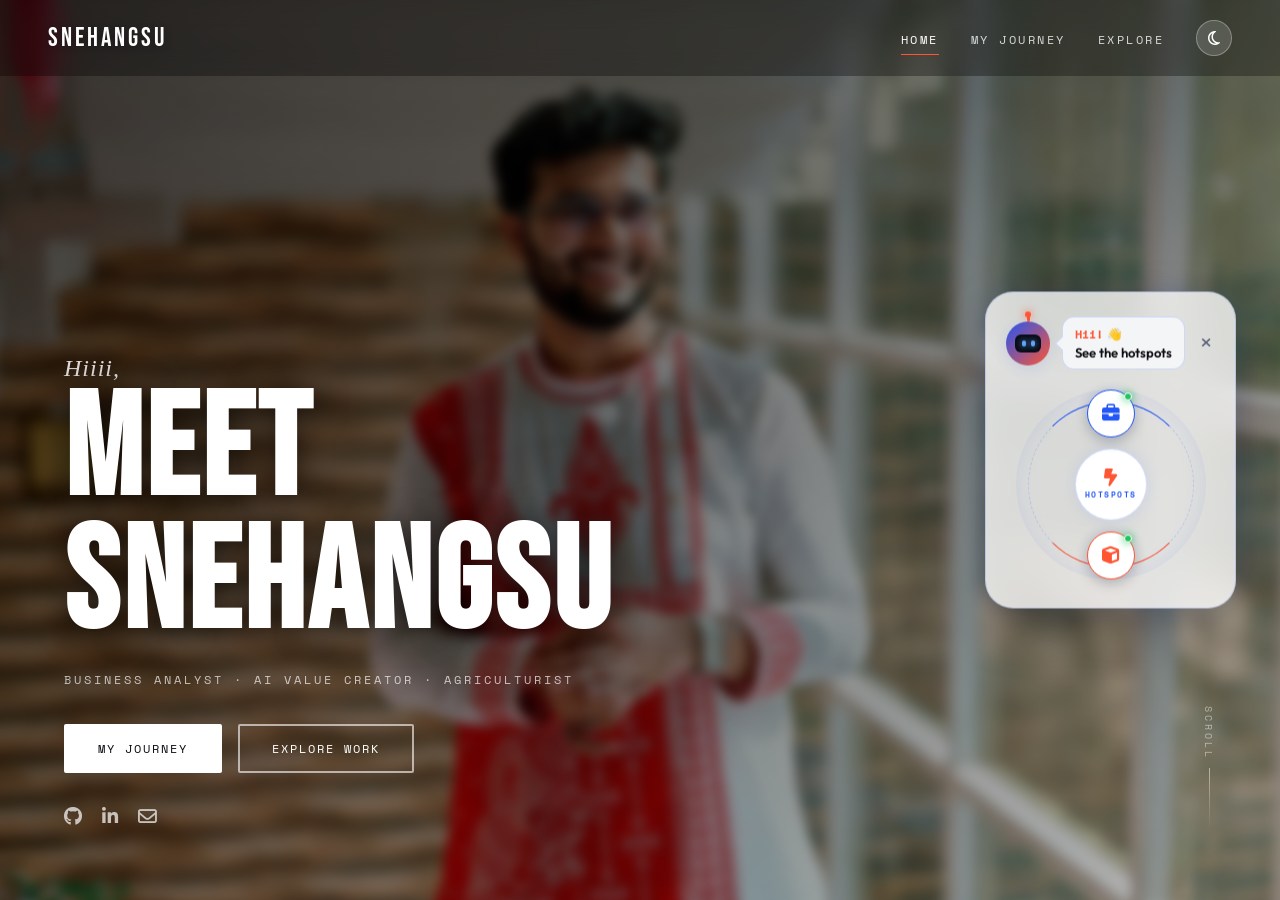
<file: index.html>
<!DOCTYPE html>
<html lang="en">
<head>
  <meta charset="UTF-8">
  <meta name="viewport" content="width=device-width, initial-scale=1.0">
  <title>Snehangsu | Portfolio</title>
  <link rel="preconnect" href="https://fonts.googleapis.com">
  <link rel="preconnect" href="https://fonts.gstatic.com" crossorigin>
  <!-- Bebas Neue for bold editorial headlines, Outfit for body, Space Mono for accents -->
  <link href="https://fonts.googleapis.com/css2?family=Bebas+Neue&family=Outfit:wght@300;400;500;600;700&family=Space+Mono:wght@400;700&display=swap" rel="stylesheet">
  <link rel="stylesheet" href="styles.css">
  <link rel="stylesheet" href="https://cdnjs.cloudflare.com/ajax/libs/font-awesome/6.4.0/css/all.min.css">
</head>
<body class="homepage">

  <!-- Full-Bleed Background Photo -->
  <div class="hero-bg">
    <div class="hero-bg-image"></div>
    <!-- Gradient overlay: darkens bottom-left where text lives -->
    <div class="hero-overlay"></div>
  </div>

  <!-- Top Nav: name left, links right -->
  <nav class="site-nav" id="siteNav">
    <a href="index.html" class="site-name">SNEHANGSU</a>
    <ul class="site-nav-links">
      <li><a href="index.html" class="snl active">HOME</a></li>
      <li><a href="journey.html" class="snl">MY JOURNEY</a></li>
      <li><a href="explore.html" class="snl">EXPLORE</a></li>
      <li>
        <button class="theme-toggle-btn" aria-label="Toggle theme">
          <i class="fa-regular fa-moon"></i>
        </button>
      </li>
    </ul>
    <!-- Mobile menu toggle -->
    <button class="mobile-menu-btn" id="mobileMenuBtn" aria-label="Open menu">
      <i class="fa-solid fa-bars"></i>
    </button>
  </nav>

  <!-- Mobile Nav Drawer -->
  <div class="mobile-nav-drawer" id="mobileNavDrawer">
    <button class="mobile-close-btn" id="mobileCloseBtn"><i class="fa-solid fa-xmark"></i></button>
    <ul>
      <li><a href="index.html">HOME</a></li>
      <li><a href="journey.html">MY JOURNEY</a></li>
      <li><a href="explore.html">EXPLORE</a></li>
    </ul>
  </div>

  <!-- Hero Text Block — overlaid directly on photo (hidden until interaction) -->
  <main class="hero-content" id="heroContent">

    <!-- The big editorial headline -->
    <div class="hero-text-block">
      <p class="hero-hello"><em>Hiiii,</em></p>
      <h1 class="hero-headline">
        <span class="hl-line hl-white">MEET</span>
        <span class="hl-line hl-white">SNEHANGSU</span>
      </h1>
      <p class="hero-tagline">BUSINESS ANALYST · AI VALUE CREATOR · AGRICULTURIST</p>

      <!-- CTA Row -->
      <div class="hero-cta-row">
        <a href="journey.html" class="hero-btn hero-btn-solid">MY JOURNEY</a>
        <a href="explore.html" class="hero-btn hero-btn-outline">EXPLORE WORK</a>
      </div>

      <!-- Social row -->
      <div class="hero-social-row">
        <a href="https://github.com/snehangsusaha2017-prog" target="_blank" aria-label="GitHub"><i class="fa-brands fa-github"></i></a>
        <a href="https://linkedin.com" target="_blank" aria-label="LinkedIn"><i class="fa-brands fa-linkedin-in"></i></a>
        <a href="#" class="contact-me-trigger" aria-label="Email"><i class="fa-regular fa-envelope"></i></a>
      </div>
    </div>

    <!-- Scroll hint -->
    <div class="scroll-hint">
      <span>SCROLL</span>
      <div class="scroll-line"></div>
    </div>

  </main>

  <!-- Robot Assistant & Hotspot Dial Widget -->
  <aside class="robot-hotspot-widget" id="robotWidget" aria-label="Interactive Hotspots Assistant">
    
    <!-- Top Robot Speech & Avatar Header -->
    <div class="robot-header">
      <div class="robot-avatar-box">
        <div class="robot-antenna"></div>
        <div class="robot-face">
          <span class="robot-eye left"></span>
          <span class="robot-eye right"></span>
        </div>
        <div class="robot-glow-ring"></div>
      </div>
      <div class="robot-speech-bubble">
        <div class="bubble-arrow"></div>
        <p class="bubble-greeting">Hii! <span class="wave-hand">👋</span></p>
        <p class="bubble-text">See the hotspots</p>
      </div>
      <button class="robot-close-btn" id="robotCloseBtn" aria-label="Minimize hotspots dial">
        <i class="fa-solid fa-xmark"></i>
      </button>
    </div>

    <!-- Circular Dial Hotspots Hub -->
    <div class="circular-dial-wrapper">
      <div class="dial-radar-ring"></div>
      <div class="dial-orbital-ring"></div>
      
      <!-- Central Core Beacon -->
      <div class="dial-core">
        <i class="fa-solid fa-bolt-lightning"></i>
        <span>HOTSPOTS</span>
      </div>

      <!-- Hotspot 1: Internship -->
      <a href="https://snehangsusaha2017-prog.github.io/sb-recon/" target="_blank" rel="noopener noreferrer" class="hotspot-node node-top" title="SB-RECON — Internship Prototype">
        <div class="node-icon-wrap">
          <i class="fa-solid fa-briefcase"></i>
          <span class="node-live-dot"></span>
        </div>
        <div class="node-tooltip">
          <span class="node-title">INTERNSHIP ↗</span>
          <span class="node-desc">SB-RECON · Bajaj Finance</span>
        </div>
      </a>

      <!-- Hotspot 2: Blockchain -->
      <a href="https://snehangsusaha2017-prog.github.io/blockchain-portal/" target="_blank" rel="noopener noreferrer" class="hotspot-node node-bottom" title="Launch Blockchain Simulation">
        <div class="node-icon-wrap blockchain-pulse">
          <i class="fa-solid fa-cube"></i>
          <span class="node-live-dot"></span>
        </div>
        <div class="node-tooltip">
          <span class="node-title">BLOCKCHAIN ↗</span>
          <span class="node-desc">ChainEd Live Simulation</span>
        </div>
      </a>
    </div>

  </aside>

  <!-- Floating Reopen Pill (Shown when widget is minimized) -->
  <button class="robot-reopen-pill" id="robotReopenBtn" aria-label="Open hotspots">
    <div class="mini-bot-icon"><i class="fa-solid fa-robot"></i></div>
    <span>HOTSPOTS</span>
    <span class="pill-dot"></span>
  </button>

  <!-- Contact Modal -->
  <div class="modal" id="contactModal">
    <div class="modal-card">
      <button class="modal-close-btn"><i class="fa-solid fa-xmark"></i></button>
      <p class="modal-eyebrow">GET IN TOUCH</p>
      <h3 class="modal-title">Let's Connect</h3>
      <p class="modal-desc">Open to conversations, collaborations, and curiosity.</p>
      <div class="contact-options">
        <a href="mailto:your-email@example.com" class="contact-row">
          <i class="fa-regular fa-envelope"></i>
          <span>your-email@example.com</span>
        </a>
        <a href="https://linkedin.com" target="_blank" class="contact-row">
          <i class="fa-brands fa-linkedin-in"></i>
          <span>linkedin.com/in/snehangsusaha</span>
        </a>
        <a href="https://github.com/snehangsusaha2017-prog" target="_blank" class="contact-row">
          <i class="fa-brands fa-github"></i>
          <span>github.com/snehangsusaha2017-prog</span>
        </a>
      </div>
    </div>
  </div>

  <script src="script.js"></script>
</body>
</html>
</file>
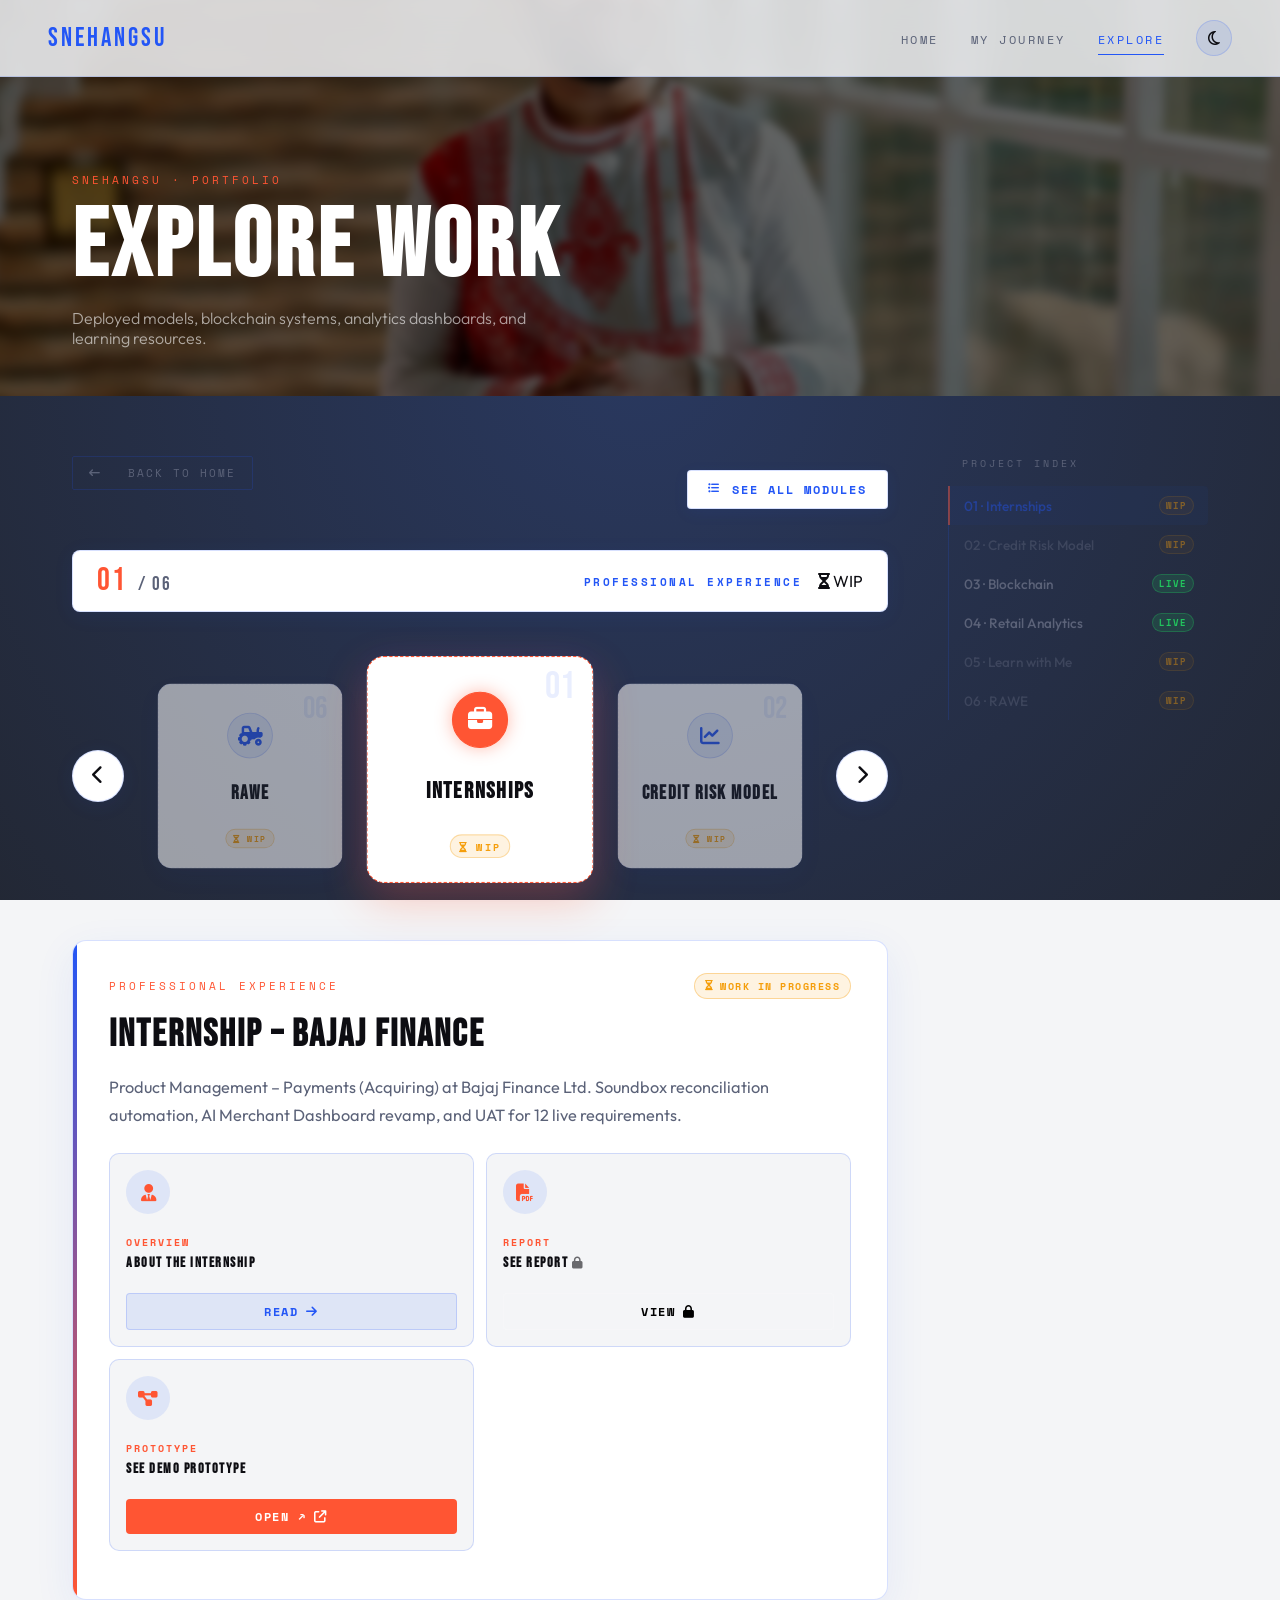
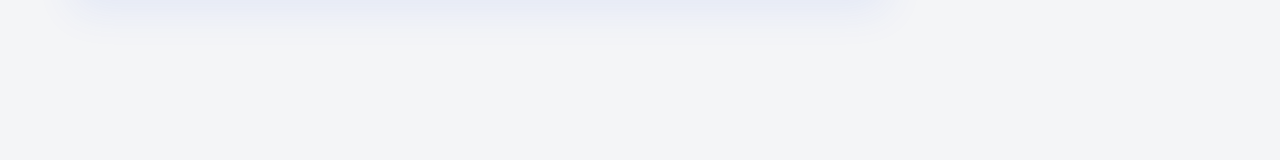
<file: explore.html>
<!DOCTYPE html>
<html lang="en">
<head>
  <meta charset="UTF-8">
  <meta name="viewport" content="width=device-width, initial-scale=1.0">
  <title>Snehangsu | Explore</title>
  <link rel="preconnect" href="https://fonts.googleapis.com">
  <link rel="preconnect" href="https://fonts.gstatic.com" crossorigin>
  <link href="https://fonts.googleapis.com/css2?family=Bebas+Neue&family=Outfit:wght@300;400;500;600;700&family=Space+Mono:wght@400;700&display=swap" rel="stylesheet">
  <link rel="stylesheet" href="styles.css">
  <link rel="stylesheet" href="https://cdnjs.cloudflare.com/ajax/libs/font-awesome/6.4.0/css/all.min.css">
</head>
<body class="subpage explore-page">

  <!-- Dynamic Shifting Ambient Background Overlay -->
  <div class="dynamic-bg-overlay" id="dynamicBgOverlay"></div>

  <!-- Nav -->
  <nav class="site-nav">
    <a href="index.html" class="site-name">SNEHANGSU</a>
    <ul class="site-nav-links">
      <li><a href="index.html" class="snl">HOME</a></li>
      <li><a href="journey.html" class="snl">MY JOURNEY</a></li>
      <li><a href="explore.html" class="snl active">EXPLORE</a></li>
      <li><button class="theme-toggle-btn" aria-label="Toggle theme"><i class="fa-regular fa-moon"></i></button></li>
    </ul>
    <button class="mobile-menu-btn" id="mobileMenuBtn"><i class="fa-solid fa-bars"></i></button>
  </nav>

  <!-- Mobile Drawer -->
  <div class="mobile-nav-drawer" id="mobileNavDrawer">
    <button class="mobile-close-btn" id="mobileCloseBtn"><i class="fa-solid fa-xmark"></i></button>
    <ul>
      <li><a href="index.html">HOME</a></li>
      <li><a href="journey.html">MY JOURNEY</a></li>
      <li><a href="explore.html">EXPLORE</a></li>
    </ul>
  </div>

  <!-- Page Hero Banner -->
  <div class="page-hero">
    <div class="page-hero-bg"></div>
    <div class="page-hero-content">
      <p class="page-hero-eyebrow">SNEHANGSU · PORTFOLIO</p>
      <h1 class="page-hero-title">EXPLORE WORK</h1>
      <p class="page-hero-desc">Deployed models, blockchain systems, analytics dashboards, and learning resources.</p>
    </div>
  </div>

  <!-- Two-column layout -->
  <div class="subpage-wrapper">

    <!-- Main Content Area -->
    <main class="explore-main">

      <!-- Top Action Bar -->
      <div class="explore-action-bar">
        <a href="index.html" class="back-btn"><i class="fa-solid fa-arrow-left-long"></i>&nbsp; BACK TO HOME</a>
        
        <!-- See All Modules Toggle Button -->
        <button class="view-toggle-btn" id="exploreViewToggleBtn">
          <i class="fa-solid fa-list-ul"></i>
          <span id="viewToggleText">SEE ALL MODULES</span>
        </button>
      </div>

      <!-- ============================================================
           MODE 1: FLOATING BLOCKS CAROUSEL (Default View)
           ============================================================ -->
      <div class="explore-carousel-stage" id="exploreCarouselStage">
        
        <!-- Stage Top Bar / Module Tracker -->
        <div class="stage-tracker-bar">
          <div class="tracker-counter">
            <span class="tc-current" id="carouselCurrentNum">01</span>
            <span class="tc-total">/ 06</span>
          </div>
          <div class="tracker-info">
            <span class="tracker-eyebrow" id="carouselEyebrow">PROFESSIONAL EXPERIENCE</span>
            <span class="tracker-status live" id="carouselStatusBadge"><span class="pulse-dot"></span> LIVE</span>
          </div>
        </div>

        <!-- Floating Blocks Deck Showcase -->
        <div class="floating-blocks-wrapper">
          
          <!-- Left Arrow (<) -->
          <button class="carousel-arrow nav-prev" id="carouselPrevBtn" aria-label="Previous Module">
            <i class="fa-solid fa-chevron-left"></i>
          </button>

          <!-- Floating Square Blocks Container (Centered, Max 3 Visible) -->
          <div class="blocks-container" id="blocksContainer">

            <!-- Block 01: Internships (WIP) -->
            <div class="floating-block-card is-wip active" data-index="0" data-theme="blue" data-id="internship">
              <span class="fb-num">01</span>
              <div class="fb-icon-box"><i class="fa-solid fa-briefcase"></i></div>
              <h3 class="fb-title">INTERNSHIPS</h3>
              <span class="fb-status wip"><i class="fa-solid fa-hourglass-half"></i> WIP</span>
            </div>

            <!-- Block 02: Credit Risk Model -->
            <div class="floating-block-card is-wip" data-index="1" data-theme="indigo" data-id="credit-risk-modelling">
              <span class="fb-num">02</span>
              <div class="fb-icon-box"><i class="fa-solid fa-chart-line"></i></div>
              <h3 class="fb-title">CREDIT RISK MODEL</h3>
              <span class="fb-status wip"><i class="fa-solid fa-hourglass-half"></i> WIP</span>
            </div>

            <!-- Block 03: Blockchain -->
            <div class="floating-block-card" data-index="2" data-theme="teal" data-id="blockchain-simulation">
              <span class="fb-num">03</span>
              <div class="fb-icon-box"><i class="fa-solid fa-cube"></i></div>
              <h3 class="fb-title">BLOCKCHAIN SIMULATION</h3>
              <span class="fb-status live"><span class="pulse-dot"></span> Live</span>
            </div>

            <!-- Block 04: Retail Analytics -->
            <div class="floating-block-card" data-index="3" data-theme="emerald" data-id="retail-analytics-dashboard">
              <span class="fb-num">04</span>
              <div class="fb-icon-box"><i class="fa-solid fa-store"></i></div>
              <h3 class="fb-title">RETAIL ANALYTICS</h3>
              <span class="fb-status live"><span class="pulse-dot"></span> Live</span>
            </div>

            <!-- Block 05: Learn with Me (WIP) -->
            <div class="floating-block-card is-wip" data-index="4" data-theme="purple" data-id="learn-with-me">
              <span class="fb-num">05</span>
              <div class="fb-icon-box"><i class="fa-solid fa-graduation-cap"></i></div>
              <h3 class="fb-title">LEARN WITH ME</h3>
              <span class="fb-status wip"><i class="fa-solid fa-hourglass-half"></i> WIP</span>
            </div>

            <!-- Block 06: RAWE -->
            <div class="floating-block-card is-wip" data-index="5" data-theme="copper" data-id="rawe">
              <span class="fb-num">06</span>
              <div class="fb-icon-box"><i class="fa-solid fa-tractor"></i></div>
              <h3 class="fb-title">RAWE</h3>
              <span class="fb-status wip"><i class="fa-solid fa-hourglass-half"></i> WIP</span>
            </div>

          </div>

          <!-- Right Arrow (>) -->
          <button class="carousel-arrow nav-next" id="carouselNextBtn" aria-label="Next Module">
            <i class="fa-solid fa-chevron-right"></i>
          </button>

        </div>

        <!-- Active Module Quick Detail Panel -->
        <div class="active-module-panel" id="activeModulePanel">
          <div class="amp-content" id="ampContent">
            <!-- Dynamically populated via JS based on active floating card -->
          </div>
        </div>

      </div>


      <!-- ============================================================
           MODE 2: SCROLL DOWN LIST (Shown when "See All Modules" is active)
           ============================================================ -->
      <div class="explore-scroll-container" id="exploreScrollContainer" style="display: none;">

        <!-- 1 · Internship – Bajaj Finance -->
        <section id="internship" class="module-section is-wip">
          <span class="section-num">01</span>
          <div class="module-header-row">
            <p class="module-eyebrow">PROFESSIONAL EXPERIENCE</p>
            <span class="status-pill wip"><i class="fa-solid fa-hourglass-half"></i> Work In Progress</span>
          </div>
          <h2>Internship – Bajaj Finance</h2>

          <!-- Sub-Modules Grid -->
          <div class="sub-modules-grid internship-sm-grid" style="margin-top:1.5rem;">

            <!-- About -->
            <div class="sub-module-card learn-card">
              <div class="sm-icon"><i class="fa-solid fa-user-tie"></i></div>
              <div class="sm-info">
                <span class="sm-tag">OVERVIEW</span>
                <h3 class="sm-title">About the Internship</h3>
                <p class="sm-desc">Product Management – Payments (Acquiring) at Bajaj Finance Ltd, Apr–Jun 2026. Soundbox reconciliation automation, AI merchant dashboard, UAT & process controls.</p>
              </div>
              <button class="sm-btn learn-btn trigger-internship-about-modal">
                <span>Read Overview</span>
                <i class="fa-solid fa-arrow-right"></i>
              </button>
            </div>

            <!-- See Report -->
            <div class="sub-module-card">
              <div class="sm-icon"><i class="fa-solid fa-file-pdf"></i></div>
              <div class="sm-info">
                <span class="sm-tag">REPORT</span>
                <h3 class="sm-title">See Full Report</h3>
                <p class="sm-desc">Confidential internship report (S_SAHA.pdf). Password protected — no download permitted.</p>
              </div>
              <button class="sm-btn trigger-internship-report-modal" style="background:rgba(255,255,255,0.06);border:1px solid rgba(255,255,255,0.12);">
                <span>View Report</span>
                <i class="fa-solid fa-lock"></i>
              </button>
            </div>

            <!-- See Demo Prototype -->
            <div class="sub-module-card dashboard-card">
              <div class="sm-icon"><i class="fa-solid fa-diagram-project"></i></div>
              <div class="sm-info">
                <span class="sm-tag">PROTOTYPE</span>
                <h3 class="sm-title">SB-RECON Demo Prototype</h3>
                <p class="sm-desc">Soundbox Recovery & Reconciliation automation prototype — explore the interactive flow.</p>
              </div>
              <a href="https://snehangsusaha2017-prog.github.io/sb-recon/" target="_blank" rel="noopener noreferrer" class="sm-btn dashboard-btn">
                <span>See Demo ↗</span>
                <i class="fa-solid fa-arrow-up-right-from-square"></i>
              </a>
            </div>

          </div>

          <div class="tag-row" style="margin-top:1.5rem;">
            <span class="tag">Product Management</span>
            <span class="tag">Payments Acquiring</span>
            <span class="tag">Reconciliation</span>
            <span class="tag">AI Dashboard</span>
            <span class="tag">UAT</span>
          </div>
        </section>

        <!-- 2 · Credit Risk Modelling (WIP) -->
        <section id="credit-risk-modelling" class="module-section is-wip">
          <span class="section-num">02</span>
          <div class="module-header-row">
            <p class="module-eyebrow">DEPLOYED MODEL</p>
            <span class="status-pill wip"><i class="fa-solid fa-hourglass-half"></i> Work In Progress</span>
          </div>
          <h2>Credit Risk Modelling</h2>
          <div class="module-content">
            <p>End-to-end Machine Learning pipeline evaluating probability of default (PD) for loan applicants.</p>
            <ul class="bullet-list">
              <li><strong>Methodology:</strong> Logistic Regression, XGBoost, and WoE (Weight of Evidence) binning for feature engineering.</li>
              <li><strong>Deployment:</strong> Served via a Python REST API (FastAPI) with a Streamlit front-end for real-time credit scoring.</li>
            </ul>
            <div class="highlight-quote">Reduced test assessment time by 40% while preserving strict regulatory compliance standards.</div>
            <div class="wip-notice"><i class="fa-solid fa-code-branch"></i> Deployment pipeline and interactive demo documentation currently in progress.</div>
          </div>
          <div class="tag-row">
            <span class="tag">Python</span>
            <span class="tag">XGBoost</span>
            <span class="tag">FastAPI</span>
            <span class="tag">Streamlit</span>
            <span class="tag">ML</span>
          </div>
        </section>

        <!-- 3 · Blockchain Simulation -->
        <section id="blockchain-simulation" class="module-section">
          <span class="section-num">03</span>
          <div class="module-header-row">
            <p class="module-eyebrow">DISTRIBUTED SYSTEMS</p>
            <span class="status-pill live"><span class="pulse-dot"></span> Live</span>
          </div>
          <h2>Block Chain Simulation</h2>
          <div class="module-content">
            <p>Functional local blockchain network demonstrating ledger immutability, mining mechanisms, and smart contract execution.</p>
            <ul class="bullet-list">
              <li><strong>SHA-256 block hashing</strong> and Proof-of-Work (PoW) consensus algorithm.</li>
              <li><strong>Mock peer network synchronization</strong> with visual transaction logs.</li>
              <li>Built in pure <strong>Node.js / Python</strong> to emphasize structural mechanics over framework abstractions.</li>
            </ul>

            <!-- Featured CTA Card -->
            <div class="project-cta-card">
              <div class="cta-info">
                <span class="cta-eyebrow">LIVE INTERACTIVE APPLICATION</span>
                <h3 class="cta-title">ChainEd | Blockchain Business Simulations</h3>
                <p class="cta-desc">Explore visual peer-to-peer mining, real-time block validation, cryptographic hashing, and distributed consensus mechanisms.</p>
              </div>
              <a href="https://snehangsusaha2017-prog.github.io/blockchain-portal/" target="_blank" rel="noopener noreferrer" class="btn-live-launch">
                <span>Launch Simulation Portal</span>
                <i class="fa-solid fa-arrow-up-right-from-square"></i>
              </a>
            </div>
          </div>
          <div class="tag-row">
            <span class="tag">Node.js</span>
            <span class="tag">Python</span>
            <span class="tag">Blockchain</span>
            <span class="tag">SHA-256</span>
            <span class="tag">PoW</span>
          </div>
        </section>

        <!-- 4 · Retail Analytics Dashboard -->
        <section id="retail-analytics-dashboard" class="module-section">
          <span class="section-num">04</span>
          <div class="module-header-row">
            <p class="module-eyebrow">BUSINESS INTELLIGENCE &amp; DECISION PLATFORM</p>
            <span class="status-pill live"><span class="pulse-dot"></span> Live</span>
          </div>
          <h2>Apollo RetailIQ AI — Retail Analytics</h2>
          <div class="module-content">
            <p>A unified decision intelligence platform compressing time-to-decision from days to seconds across 247+ stores and 10 Indian states.</p>
            
            <div class="dummy-dataset-badge">
              <i class="fa-solid fa-database"></i> Note: Operating on a synthetic dataset modeled on retail pharmacy operational profiles.
            </div>

            <!-- Two Sub-Modules Container -->
            <div class="sub-modules-grid">
              
              <!-- Sub-Module 1: Learn -->
              <div class="sub-module-card learn-card">
                <div class="sm-icon"><i class="fa-solid fa-book-open-reader"></i></div>
                <div class="sm-info">
                  <span class="sm-tag">SUB-MODULE 01</span>
                  <h3 class="sm-title">Learning Journey &amp; Case Study</h3>
                  <p class="sm-desc">Understand why every metric exists, design philosophy, 8 executive KPIs, and business inferences.</p>
                </div>
                <button class="sm-btn learn-btn trigger-learn-modal">
                  <span>Start Learning Journey</span>
                  <i class="fa-solid fa-arrow-right"></i>
                </button>
              </div>

              <!-- Sub-Module 2: See Dashboard -->
              <div class="sub-module-card dashboard-card">
                <div class="sm-icon"><i class="fa-solid fa-chart-pie"></i></div>
                <div class="sm-info">
                  <span class="sm-tag">SUB-MODULE 02</span>
                  <h3 class="sm-title">Live App &amp; Dashboard</h3>
                  <p class="sm-desc">Explore cross-filtering, 12 decision modules, AI alerts, and real-time scenario simulation.</p>
                </div>
                <a href="https://apollo-retailiq.ai.studio/" target="_blank" rel="noopener noreferrer" class="sm-btn dashboard-btn">
                  <span>See Dashboard App</span>
                  <i class="fa-solid fa-arrow-up-right-from-square"></i>
                </a>
              </div>

            </div>

          </div>
          <div class="tag-row">
            <span class="tag">Decision Intelligence</span>
            <span class="tag">AI Alerts</span>
            <span class="tag">Scenario Modeling</span>
            <span class="tag">Material 3</span>
            <span class="tag">PowerBI Slicing</span>
          </div>
        </section>

        <!-- 5 · Learn With Me (WIP) -->
        <section id="learn-with-me" class="module-section is-wip">
          <span class="section-num">05</span>
          <div class="module-header-row">
            <p class="module-eyebrow">KNOWLEDGE SHARING</p>
            <span class="status-pill wip"><i class="fa-solid fa-hourglass-half"></i> Work In Progress</span>
          </div>
          <h2>Learn with me</h2>
          <div class="module-content">
            <p>Tutorials, documentation, and conceptual notes from my study topics:</p>
            <ul class="bullet-list">
              <li><strong>N8N Automations:</strong> No-code and low-code workflows connecting APIs, syncing databases, and automating redundant engineering tasks.</li>
              <li><strong>Learn FinTech — Adyen:</strong> Deep dive into payment processing architecture, card networks, and how Adyen processes transaction logic globally.</li>
              <li><strong>A Lending App Journey:</strong> Blueprints, database schemas, and architectural outlines for building a micro-lending app from scratch.</li>
            </ul>
            <div class="wip-notice"><i class="fa-solid fa-hourglass-half"></i> Interactive tutorials and downloadable guidebooks currently in progress.</div>
          </div>
          <div class="tag-row">
            <span class="tag">N8N</span>
            <span class="tag">Adyen</span>
            <span class="tag">FinTech</span>
            <span class="tag">Lending</span>
            <span class="tag">Automation</span>
          </div>
        </section>

        <!-- 6 · RAWE (WIP) -->
        <section id="rawe" class="module-section is-wip">
          <span class="section-num">06</span>
          <div class="module-header-row">
            <p class="module-eyebrow">FIELD EXPERIENCE</p>
            <span class="status-pill wip"><i class="fa-solid fa-hourglass-half"></i> Work In Progress</span>
          </div>
          <h2>RAWE — Learning by doing</h2>
          <div class="module-content">
            <p><strong>Rural Agricultural Work Experience</strong> — Hands-on program working alongside rural communities. Taught me to apply scientific models under real-world resource constraints, evaluate local economy flows, and manage operations in unstructured environments.</p>
            <div class="highlight-quote">The field taught what no classroom could — imperfection is the default state of the real world.</div>
            <div class="wip-notice"><i class="fa-solid fa-pen-ruler"></i> Field observations, community case notes, and project deliverables currently being compiled.</div>
          </div>
          <div class="tag-row">
            <span class="tag">Field Work</span>
            <span class="tag">Rural Economics</span>
            <span class="tag">Operations</span>
          </div>
        </section>

      </div>

    </main>

    <!-- Sidebar TOC -->
    <aside class="sidebar-nav">
      <p class="sidebar-label">PROJECT INDEX</p>
      <ul class="sidebar-list">
        <li class="sidebar-item is-wip active" data-index="0"><a href="#internship"><span>01 · Internships</span><span class="sidebar-badge wip">WIP</span></a></li>
        <li class="sidebar-item is-wip" data-index="1"><a href="#credit-risk-modelling"><span>02 · Credit Risk Model</span><span class="sidebar-badge wip">WIP</span></a></li>
        <li class="sidebar-item" data-index="2"><a href="#blockchain-simulation"><span>03 · Blockchain</span><span class="sidebar-badge live">Live</span></a></li>
        <li class="sidebar-item" data-index="3"><a href="#retail-analytics-dashboard"><span>04 · Retail Analytics</span><span class="sidebar-badge live">Live</span></a></li>
        <li class="sidebar-item is-wip" data-index="4"><a href="#learn-with-me"><span>05 · Learn with Me</span><span class="sidebar-badge wip">WIP</span></a></li>
        <li class="sidebar-item is-wip" data-index="5"><a href="#rawe"><span>06 · RAWE</span><span class="sidebar-badge wip">WIP</span></a></li>
      </ul>
    </aside>

  </div>

  <!-- Apollo RetailIQ AI Learning Journey Modal -->
  <div class="modal" id="retailIQModal">
    <div class="modal-card modal-card-lg">
      <button class="modal-close-btn" id="closeLearnModalBtn" aria-label="Close Learning Journey"><i class="fa-solid fa-xmark"></i></button>
      
      <div class="learn-modal-header">
        <span class="modal-eyebrow">GUIDED LEARNING JOURNEY</span>
        <h2 class="learn-modal-title">Apollo RetailIQ AI — Case Study</h2>
        <p class="learn-modal-subtitle">Understanding what was built, design philosophy, and data-driven inferences.</p>
        
        <div class="dummy-dataset-badge">
          <i class="fa-solid fa-database"></i> Note: Operating on a synthetic dataset modeled on Apollo Pharmacy's profile.
        </div>
      </div>

      <div class="learn-steps-container">
        
        <!-- Chapter 1 -->
        <div class="learn-step-card">
          <div class="step-badge">CHAPTER 1</div>
          <h3 class="step-title">The Challenge &amp; Opportunity</h3>
          <p class="step-text">Data existed across POS, CRM, ERP, and Excel sheets, but answering simple operational questions took days of manual effort. Apollo RetailIQ AI unifies 247+ stores across 10 states into a single, instant filter-driven view.</p>
        </div>

        <!-- Chapter 2 -->
        <div class="learn-step-card">
          <div class="step-badge">CHAPTER 2</div>
          <h3 class="step-title">Design Philosophy</h3>
          <ul class="step-list">
            <li><strong>Data Before Decoration:</strong> Every chart answers a specific business question.</li>
            <li><strong>Interconnected Filtering:</strong> Selecting a state (e.g. Maharashtra) recalculates all KPIs instantly.</li>
            <li><strong>Context at Every Level:</strong> Provides trend, comparison, forecast &amp; AI recommendation for every metric.</li>
            <li><strong>Google Material 3:</strong> Clean whitespace and consistent spacing grid.</li>
          </ul>
        </div>

        <!-- Chapter 3 -->
        <div class="learn-step-card">
          <div class="step-badge">CHAPTER 3</div>
          <h3 class="step-title">8 Headline Business Metrics</h3>
          <div class="metrics-mini-grid">
            <div class="mm-item"><strong>₹2,486 Cr</strong><span>Revenue</span></div>
            <div class="mm-item"><strong>₹826 Cr</strong><span>Gross Profit (33.2%)</span></div>
            <div class="mm-item"><strong>₹372 Cr</strong><span>EBITDA (15.0%)</span></div>
            <div class="mm-item"><strong>8.4x</strong><span>Inventory Turns</span></div>
            <div class="mm-item"><strong>2.84 Cr</strong><span>Total Orders</span></div>
            <div class="mm-item"><strong>1.12 M</strong><span>Active Customers</span></div>
          </div>
        </div>

        <!-- Chapter 4 -->
        <div class="learn-step-card">
          <div class="step-badge">CHAPTER 4</div>
          <h3 class="step-title">Decision Modules &amp; AI Alerts</h3>
          <p class="step-text">Features 12 decision modules (Sales, Store 360, Customer LTV, Digital, Supply Chain, Scenario Simulator) plus an AI Alert engine monitoring anomalies in real time.</p>
        </div>

      </div>

      <div class="learn-modal-footer">
        <a href="https://apollo-retailiq.ai.studio/" target="_blank" rel="noopener noreferrer" class="amp-btn-primary">
          <span>See Dashboard App ↗</span>
          <i class="fa-solid fa-arrow-up-right-from-square"></i>
        </a>
      </div>

    </div>
  </div>

  <!-- Floating Mobile TOC -->
  <button class="floating-toc-btn" aria-label="Toggle index">
    <i class="fa-solid fa-list-ul"></i>
  </button>

  <!-- ── INTERNSHIP ABOUT MODAL ──────────────────────────── -->
  <div class="modal" id="internshipAboutModal">
    <div class="modal-card modal-card-lg">
      <button class="modal-close-btn" id="closeInternshipAboutBtn" aria-label="Close"><i class="fa-solid fa-xmark"></i></button>
      <div class="learn-modal-header">
        <span class="modal-eyebrow">PRODUCT MANAGEMENT · PAYMENTS ACQUIRING</span>
        <h2 class="learn-modal-title">Internship – Bajaj Finance</h2>
        <p class="learn-modal-subtitle">Snehangsu Saha &nbsp;|&nbsp; Apr 2026 – Jun 2026</p>
      </div>
      <div class="learn-steps-container">

        <div class="learn-step-card">
          <div class="step-badge">OVERVIEW</div>
          <h3 class="step-title">Internship Overview</h3>
          <p class="step-text">Worked in Product Management within Payments – Acquiring, focusing on process improvement, business requirements, reconciliation automation, merchant analytics and technology-enabled operational efficiency. Translated business problems into structured requirements, workflows and implementation-oriented solutions.</p>
        </div>

        <div class="learn-step-card">
          <div class="step-badge">PROJECT 1</div>
          <h3 class="step-title">Soundbox Recovery & Reconciliation Automation</h3>
          <ul class="step-list">
            <li>Mapped the end-to-end Soundbox recovery and reconciliation workflow, identifying key process dependencies and operational gaps.</li>
            <li>Formulated business rules and reconciliation logic across multiple data sources, enabling systematic validation and exception identification.</li>
            <li>Defined a PRD-led FSS solution with structured exception handling and workflow controls, improving process resilience and operational governance.</li>
            <li><strong>Impact:</strong> Reduced projected reconciliation cost by <strong>23.8% per transaction</strong>; reduced analyst effort from 4 hours to 1 hour daily (<strong>75% reduction</strong>).</li>
          </ul>
        </div>

        <div class="learn-step-card">
          <div class="step-badge">PROJECT 2</div>
          <h3 class="step-title">AI-Driven Merchant Dashboard Revamp</h3>
          <ul class="step-list">
            <li>Conducted competitive benchmarking and gap analysis of merchant-facing dashboards across reporting, analytics and decision support.</li>
            <li>Leveraged data-backed insights from post-hoc analysis to prioritize dashboard features and support phased execution.</li>
            <li>Designed an AI-driven Merchant Dashboard revamp, translating merchant needs into a structured product roadmap.</li>
          </ul>
        </div>

        <div class="learn-step-card">
          <div class="step-badge">PROJECT 3</div>
          <h3 class="step-title">UAT, Controls & Process Improvement</h3>
          <ul class="step-list">
            <li>Conducted UAT testing for 12 live requirements from the previous quarter, validating functionality against defined requirements.</li>
            <li>Identified control gaps and process improvement opportunities, supporting enhanced process effectiveness and stronger control governance.</li>
          </ul>
        </div>

        <div class="learn-step-card">
          <div class="step-badge">KEY SKILLS</div>
          <h3 class="step-title">Skills Developed</h3>
          <div class="metrics-mini-grid">
            <div class="mm-item"><strong>Product Management</strong><span>PRD, roadmap, UAT</span></div>
            <div class="mm-item"><strong>Business Consulting</strong><span>Process mapping, gap analysis</span></div>
            <div class="mm-item"><strong>Analytics</strong><span>Post-hoc analysis, data insights</span></div>
            <div class="mm-item"><strong>Process Excellence</strong><span>Workflow design, reconciliation</span></div>
          </div>
        </div>

      </div>
      <div class="learn-modal-footer">
        <a href="https://snehangsusaha2017-prog.github.io/sb-recon/" target="_blank" rel="noopener noreferrer" class="amp-btn-primary">
          <span>See SB-RECON Prototype ↗</span>
          <i class="fa-solid fa-arrow-up-right-from-square"></i>
        </a>
      </div>
    </div>
  </div>

  <!-- ── INTERNSHIP REPORT PASSWORD MODAL ───────────────── -->
  <div class="modal" id="internshipReportModal">
    <div class="modal-card" style="max-width:420px;">
      <button class="modal-close-btn" id="closeInternshipReportBtn" aria-label="Close"><i class="fa-solid fa-xmark"></i></button>
      <div style="text-align:center;padding:0.5rem 0 1rem;">
        <i class="fa-solid fa-lock" style="font-size:2rem;color:#c8a96e;margin-bottom:0.75rem;display:block;"></i>
        <p class="modal-eyebrow">CONFIDENTIAL REPORT</p>
        <h3 class="modal-title" style="margin-bottom:0.4rem;">S_SAHA.pdf</h3>
        <p style="font-size:0.82rem;opacity:0.55;margin-bottom:1.25rem;">Password required to view. Downloading is disabled.</p>
      </div>
      <div id="reportPasswordWrap">
        <input type="password" id="reportPasswordInput" placeholder="Enter access password" style="width:100%;padding:0.65rem 1rem;border-radius:8px;border:1px solid rgba(255,255,255,0.15);background:rgba(255,255,255,0.06);color:#fff;font-size:0.9rem;outline:none;margin-bottom:0.75rem;">
        <p id="reportPasswordError" style="color:#e05555;font-size:0.8rem;display:none;margin-bottom:0.5rem;">Incorrect password. Please try again.</p>
        <button id="reportPasswordSubmit" style="width:100%;padding:0.65rem;border-radius:8px;background:#c8a96e;color:#0a0a0a;font-weight:700;font-size:0.88rem;border:none;cursor:pointer;letter-spacing:0.08em;">UNLOCK REPORT</button>
      </div>
      <div id="reportViewerWrap" style="display:none;">
        <div style="background:rgba(255,255,255,0.04);border:1px solid rgba(255,255,255,0.1);border-radius:10px;padding:2rem;text-align:center;">
          <i class="fa-solid fa-file-pdf" style="font-size:2.5rem;color:#c8a96e;margin-bottom:0.75rem;display:block;"></i>
          <p style="font-size:0.9rem;opacity:0.75;margin-bottom:0.5rem;">S_SAHA.pdf — Internship Report</p>
          <p style="font-size:0.78rem;opacity:0.45;">Viewing only. Downloading is not permitted.</p>
        </div>
        <p style="font-size:0.75rem;text-align:center;opacity:0.35;margin-top:0.75rem;">The full report document will be embedded here once finalized.</p>
      </div>
    </div>
  </div>

  <script src="script.js"></script>
</body>
</html>
</file>
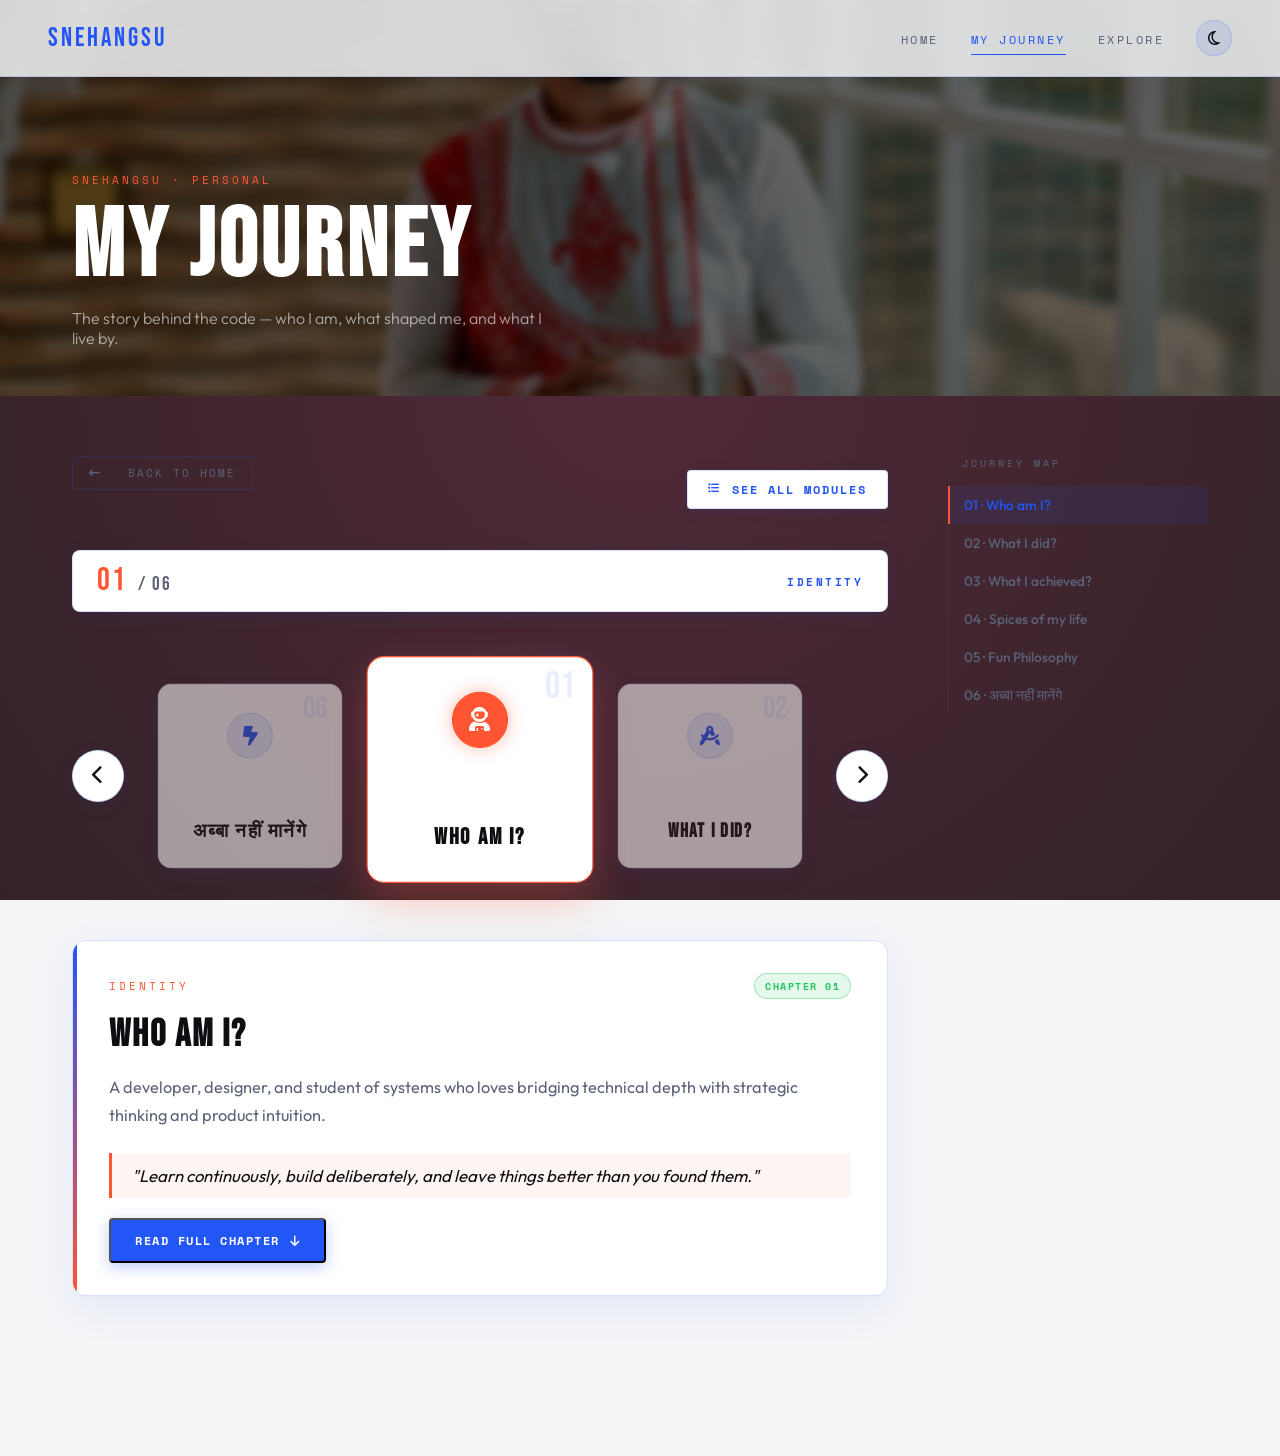
<file: journey.html>
<!DOCTYPE html>
<html lang="en">
<head>
  <meta charset="UTF-8">
  <meta name="viewport" content="width=device-width, initial-scale=1.0">
  <title>Snehangsu | My Journey</title>
  <link rel="preconnect" href="https://fonts.googleapis.com">
  <link rel="preconnect" href="https://fonts.gstatic.com" crossorigin>
  <link href="https://fonts.googleapis.com/css2?family=Bebas+Neue&family=Outfit:wght@300;400;500;600;700&family=Space+Mono:wght@400;700&display=swap" rel="stylesheet">
  <link rel="stylesheet" href="styles.css">
  <link rel="stylesheet" href="https://cdnjs.cloudflare.com/ajax/libs/font-awesome/6.4.0/css/all.min.css">
</head>
<body class="subpage journey-page">

  <!-- Dynamic Shifting Ambient Background Overlay -->
  <div class="dynamic-bg-overlay" id="dynamicBgOverlay"></div>

  <!-- Nav -->
  <nav class="site-nav">
    <a href="index.html" class="site-name">SNEHANGSU</a>
    <ul class="site-nav-links">
      <li><a href="index.html" class="snl">HOME</a></li>
      <li><a href="journey.html" class="snl active">MY JOURNEY</a></li>
      <li><a href="explore.html" class="snl">EXPLORE</a></li>
      <li><button class="theme-toggle-btn" aria-label="Toggle theme"><i class="fa-regular fa-moon"></i></button></li>
    </ul>
    <button class="mobile-menu-btn" id="mobileMenuBtn"><i class="fa-solid fa-bars"></i></button>
  </nav>

  <!-- Mobile Drawer -->
  <div class="mobile-nav-drawer" id="mobileNavDrawer">
    <button class="mobile-close-btn" id="mobileCloseBtn"><i class="fa-solid fa-xmark"></i></button>
    <ul>
      <li><a href="index.html">HOME</a></li>
      <li><a href="journey.html">MY JOURNEY</a></li>
      <li><a href="explore.html">EXPLORE</a></li>
    </ul>
  </div>

  <!-- Page Hero Banner -->
  <div class="page-hero">
    <div class="page-hero-bg"></div>
    <div class="page-hero-content">
      <p class="page-hero-eyebrow">SNEHANGSU · PERSONAL</p>
      <h1 class="page-hero-title">MY JOURNEY</h1>
      <p class="page-hero-desc">The story behind the code — who I am, what shaped me, and what I live by.</p>
    </div>
  </div>

  <!-- Two-column layout -->
  <div class="subpage-wrapper">

    <!-- Main Content Area -->
    <main class="explore-main">

      <!-- Top Action Bar -->
      <div class="explore-action-bar">
        <a href="index.html" class="back-btn"><i class="fa-solid fa-arrow-left-long"></i>&nbsp; BACK TO HOME</a>
        
        <!-- See All Modules Toggle Button -->
        <button class="view-toggle-btn" id="journeyViewToggleBtn">
          <i class="fa-solid fa-list-ul"></i>
          <span id="journeyViewToggleText">SEE ALL MODULES</span>
        </button>
      </div>

      <!-- ============================================================
           MODE 1: FLOATING BLOCKS CAROUSEL (Default View)
           ============================================================ -->
      <div class="explore-carousel-stage" id="journeyCarouselStage">
        
        <!-- Stage Top Bar / Module Tracker -->
        <div class="stage-tracker-bar">
          <div class="tracker-counter">
            <span class="tc-current" id="journeyCurrentNum">01</span>
            <span class="tc-total">/ 06</span>
          </div>
          <div class="tracker-info">
            <span class="tracker-eyebrow" id="journeyEyebrow">IDENTITY</span>
          </div>
        </div>

        <!-- Floating Blocks Deck Showcase -->
        <div class="floating-blocks-wrapper">
          
          <!-- Left Arrow (<) -->
          <button class="carousel-arrow nav-prev" id="journeyPrevBtn" aria-label="Previous Chapter">
            <i class="fa-solid fa-chevron-left"></i>
          </button>

          <!-- Floating Square Blocks Container (Centered, Max 3 Visible) -->
          <div class="blocks-container" id="journeyBlocksContainer">

            <!-- Block 01: Who am I? -->
            <div class="floating-block-card active" data-index="0" data-id="who-am-i">
              <span class="fb-num">01</span>
              <div class="fb-icon-box"><i class="fa-solid fa-user-astronaut"></i></div>
              <h3 class="fb-title">WHO AM I?</h3>
            </div>

            <!-- Block 02: What I did? -->
            <div class="floating-block-card" data-index="1" data-id="what-i-did">
              <span class="fb-num">02</span>
              <div class="fb-icon-box"><i class="fa-solid fa-compass-drafting"></i></div>
              <h3 class="fb-title">WHAT I DID?</h3>
            </div>

            <!-- Block 03: What I achieved? -->
            <div class="floating-block-card" data-index="2" data-id="what-i-achieved">
              <span class="fb-num">03</span>
              <div class="fb-icon-box"><i class="fa-solid fa-award"></i></div>
              <h3 class="fb-title">WHAT I ACHIEVED?</h3>
            </div>

            <!-- Block 04: Spices of my life -->
            <div class="floating-block-card" data-index="3" data-id="spices-of-life">
              <span class="fb-num">04</span>
              <div class="fb-icon-box"><i class="fa-solid fa-mug-hot"></i></div>
              <h3 class="fb-title">SPICES OF MY LIFE</h3>
            </div>

            <!-- Block 05: Fun Philosophy -->
            <div class="floating-block-card" data-index="4" data-id="fun-philosophy">
              <span class="fb-num">05</span>
              <div class="fb-icon-box"><i class="fa-solid fa-face-laugh-beam"></i></div>
              <h3 class="fb-title">FUN PHILOSOPHY</h3>
            </div>

            <!-- Block 06: अब्बा नहीं मानेंगे -->
            <div class="floating-block-card" data-index="5" data-id="abba-nahin-maanenge">
              <span class="fb-num">06</span>
              <div class="fb-icon-box"><i class="fa-solid fa-bolt-lightning"></i></div>
              <h3 class="fb-title">अब्बा नहीं मानेंगे</h3>
            </div>

          </div>

          <!-- Right Arrow (>) -->
          <button class="carousel-arrow nav-next" id="journeyNextBtn" aria-label="Next Chapter">
            <i class="fa-solid fa-chevron-right"></i>
          </button>

        </div>

        <!-- Active Module Quick Detail Panel -->
        <div class="active-module-panel" id="journeyActivePanel">
          <div class="amp-content" id="journeyAmpContent">
            <!-- Dynamically populated via JS based on active floating card -->
          </div>
        </div>

      </div>


      <!-- ============================================================
           MODE 2: SCROLL DOWN LIST (Shown when "See All Modules" is active)
           ============================================================ -->
      <div class="explore-scroll-container" id="journeyScrollContainer" style="display: none;">

        <!-- 1 · Who Am I -->
        <section id="who-am-i" class="module-section">
          <span class="section-num">01</span>
          <p class="module-eyebrow">IDENTITY</p>
          <h2>Who am I?</h2>
          <div class="module-content">
            <p><strong>About Me:</strong> A developer, designer, and student of systems who loves bridging technical depth with strategic thinking and product intuition.</p>
            <p><strong>What Drives Me:</strong> Deep curiosity about how complex systems work — whether distributed software, economic markets, or corporate environments. I want to build tools that solve genuine inefficiencies.</p>
            <div class="highlight-quote">"Learn continuously, build deliberately, and leave things better than you found them."</div>
          </div>
          <div class="tag-row">
            <span class="tag">Developer</span>
            <span class="tag">Economist</span>
            <span class="tag">Designer</span>
          </div>
        </section>

        <!-- 2 · What I Did -->
        <section id="what-i-did" class="module-section">
          <span class="section-num">02</span>
          <p class="module-eyebrow">EXPERIENCE</p>
          <h2>What I did?</h2>
          <div class="module-content">
            <p><strong>Education:</strong> Pursuing a rigorous academic path combining software engineering, data sciences, and business analytics.</p>
            <ul class="bullet-list">
              <li><strong>Mistakes &amp; Learnings:</strong> Every failed deployment and missed projection is a stepping stone. True growth comes from reviewing, debugging, and documenting your mistakes.</li>
              <li><strong>Karma Yoga:</strong> Applying selfless action to my work — helping peers, mentoring juniors, contributing without hyper-focusing on immediate rewards.</li>
              <li><strong>Placecom Effect:</strong> Navigating the unique pressure of academic placement committees: managing student interests, corporate outreach, and operations under deadlines.</li>
            </ul>
          </div>
        </section>

        <!-- 3 · What I Achieved -->
        <section id="what-i-achieved" class="module-section">
          <span class="section-num">03</span>
          <p class="module-eyebrow">ACHIEVEMENTS</p>
          <h2>What I achieved?</h2>
          <div class="module-content">
            <p>Milestones from my academic and professional journey:</p>
            <ul class="bullet-list">
              <li><strong>Gold Medals:</strong> Top academic rankings in specific course modules and competitions.</li>
              <li><strong>Certificates of Excellence:</strong> Outstanding performance in technical bootcamps, analytical case studies, and business strategy challenges.</li>
              <li><strong>Hackathon Wins:</strong> Built functional prototypes in constrained timespans, solving real problems with clean UX.</li>
            </ul>
          </div>
          <div class="tag-row">
            <span class="tag">Gold Medal</span>
            <span class="tag">Excellence</span>
            <span class="tag">Hackathons</span>
          </div>
        </section>

        <!-- 4 · Spices of Life -->
        <section id="spices-of-life" class="module-section">
          <span class="section-num">04</span>
          <p class="module-eyebrow">PERSONAL</p>
          <h2>Spices of my life</h2>
          <div class="module-content">
            <p>Beyond screens and compilers, these bring flavor to my days:</p>
            <ul class="bullet-list">
              <li><strong>Photography &amp; Design:</strong> Capturing modern architectural geometry and minimalist visual layouts.</li>
              <li><strong>Exploration &amp; Travel:</strong> Discovering new cities, industrial history, and local coffee shops.</li>
              <li><strong>Reading:</strong> Deep dives into technology history, biographies of builders, and behavioral psychology.</li>
            </ul>
          </div>
        </section>

        <!-- 5 · Fun Philosophy -->
        <section id="fun-philosophy" class="module-section">
          <span class="section-num">05</span>
          <p class="module-eyebrow">PHILOSOPHY · HUMOUR</p>
          <h2>Fun Philosophy</h2>
          <div class="module-content">
            <p>Humor is essential in navigating complex engineering tasks. My lighthearted rules:</p>
            <ul class="bullet-list">
              <li><strong>The 2 AM Rule:</strong> If it doesn't work by 2 AM, sleep will magically fix it by 9 AM.</li>
              <li><strong>Occam's Butterknife:</strong> The simplest solution is usually the best — but sometimes you butter toast with whatever tool you have.</li>
              <li><strong>Infinite Loops:</strong> Coffee is the input. Code is the side-effect.</li>
            </ul>
          </div>
        </section>

        <!-- 6 · अब्बा नहीं मानेंगे -->
        <section id="abba-nahin-maanenge" class="module-section">
          <span class="section-num">06</span>
          <p class="module-eyebrow">INDIAN ENGINEER DILEMMA</p>
          <h2>अब्बा नहीं मानेंगे</h2>
          <div class="module-content">
            <p>Every Indian engineer's classic dilemma: balancing personal creative passions with traditional expectations. This section is dedicated to my journey of breaking conventions, choosing the path of building software, and proving that unconventional paths lead to fantastic outcomes.</p>
            <div class="highlight-quote">Building real things that showcase tangible value is the only argument that works.</div>
          </div>
        </section>

      </div>

    </main>

    <!-- Sidebar TOC -->
    <aside class="sidebar-nav">
      <p class="sidebar-label">JOURNEY MAP</p>
      <ul class="sidebar-list">
        <li class="sidebar-item active" data-index="0"><a href="#who-am-i">01 · Who am I?</a></li>
        <li class="sidebar-item" data-index="1"><a href="#what-i-did">02 · What I did?</a></li>
        <li class="sidebar-item" data-index="2"><a href="#what-i-achieved">03 · What I achieved?</a></li>
        <li class="sidebar-item" data-index="3"><a href="#spices-of-life">04 · Spices of my life</a></li>
        <li class="sidebar-item" data-index="4"><a href="#fun-philosophy">05 · Fun Philosophy</a></li>
        <li class="sidebar-item" data-index="5"><a href="#abba-nahin-maanenge">06 · अब्बा नहीं मानेंगे</a></li>
      </ul>
    </aside>

  </div>

  <!-- Floating Mobile TOC -->
  <button class="floating-toc-btn" aria-label="Toggle index">
    <i class="fa-solid fa-list-ul"></i>
  </button>

  <script src="script.js"></script>
</body>
</html>
</file>
<file: styles.css>
/* ============================================================
   SNEHANGSU PORTFOLIO — GLOBAL DESIGN SYSTEM
   Editorial / Magazine aesthetic with Bluish dark/light modes
   ============================================================ */

/* ---------- DESIGN TOKENS ---------- */
:root {
  /* Light (Bluish Paper) */
  --bg:            #f4f5f7;
  --bg-card:       #ffffff;
  --bg-card-rgb:   255,255,255;
  --text:          #0d0d12;
  --text-muted:    #5b6278;
  --accent:        #2356f6;          /* Electric blue */
  --accent2:       #ff5533;          /* Warm red — for & symbols & highlights */
  --accent-glass:  rgba(35,86,246,.1);
  --border:        rgba(35,86,246,.18);
  --nav-bg:        rgba(244,245,247,.85);
  --shadow:        rgba(35,86,246,.08);
  --overlay-light: rgba(0,0,0,.30);
  --overlay-dark:  rgba(0,0,0,.62);
  --card-hover-bg: rgba(244,245,247,.96);
}

[data-theme="dark"] {
  --bg:            #080c16;
  --bg-card:       #10162a;
  --bg-card-rgb:   16,22,42;
  --text:          #f0f2ff;
  --text-muted:    #7b86a8;
  --accent:        #4d82ff;
  --accent2:       #ff6644;
  --accent-glass:  rgba(77,130,255,.12);
  --border:        rgba(77,130,255,.22);
  --nav-bg:        rgba(8,12,22,.88);
  --shadow:        rgba(0,0,0,.4);
  --overlay-light: rgba(0,0,0,.40);
  --overlay-dark:  rgba(0,0,0,.72);
  --card-hover-bg: rgba(16,22,42,.98);
}

/* ---------- RESET ---------- */
*, *::before, *::after {
  box-sizing: border-box;
  margin: 0;
  padding: 0;
}

html { scroll-behavior: smooth; }

body {
  font-family: 'Outfit', sans-serif;
  background: var(--bg);
  color: var(--text);
  min-height: 100vh;
  overflow-x: hidden;
  transition: background .3s, color .3s;
}

a { color: inherit; text-decoration: none; }

/* ============================================================
   HOMEPAGE — FULL BLEED EDITORIAL
   ============================================================ */

body.homepage {
  overflow: hidden;   /* no scroll on home; hero is viewport-locked */
}

/* Full-bleed hero photo */
.hero-bg {
  position: fixed;
  inset: 0;
  z-index: 0;
}

.hero-bg-image {
  position: absolute;
  inset: -5%;                         /* slight scale so panning has room */
  background: url('assets/Snehangsu_home.jpg') center/cover no-repeat;
  filter: blur(6px) brightness(.75);
}

/* Bottom-left gradient so white text stays readable */
.hero-overlay {
  position: absolute;
  inset: 0;
  background: linear-gradient(
    135deg,
    var(--overlay-dark) 0%,
    var(--overlay-light) 55%,
    transparent 100%
  );
  opacity: 1;
}

/* ---------- SITE NAV (shared across all pages) ---------- */
.site-nav {
  position: fixed;
  top: 0;
  left: 0;
  right: 0;
  z-index: 900;
  display: flex;
  align-items: center;
  justify-content: space-between;
  padding: 20px 48px;
  transition: background .4s, backdrop-filter .4s, opacity .8s, transform .8s;
}

/* On homepage: visible immediately */
body.homepage .site-nav {
  opacity: 1;
  transform: translateY(0);
  pointer-events: auto;
  background: rgba(0,0,0,.3);
  backdrop-filter: blur(12px);
  -webkit-backdrop-filter: blur(12px);
}

/* On subpages: always visible */
body:not(.homepage) .site-nav {
  background: var(--nav-bg);
  backdrop-filter: blur(16px);
  -webkit-backdrop-filter: blur(16px);
  border-bottom: 1px solid var(--border);
}

.site-name {
  font-family: 'Bebas Neue', sans-serif;
  font-size: 1.6rem;
  letter-spacing: 3px;
  color: #fff;
  text-shadow: 0 2px 12px rgba(0,0,0,.4);
}

body:not(.homepage) .site-name {
  color: var(--accent);
  text-shadow: none;
}

.site-nav-links {
  list-style: none;
  display: flex;
  align-items: center;
  gap: 32px;
}

.snl {
  font-family: 'Space Mono', monospace;
  font-size: .72rem;
  letter-spacing: 2.5px;
  text-transform: uppercase;
  color: rgba(255,255,255,.8);
  padding: 6px 0;
  border-bottom: 1px solid transparent;
  transition: color .2s, border-color .2s;
}

.snl:hover, .snl.active {
  color: #fff;
  border-bottom-color: var(--accent2);
}

body:not(.homepage) .snl {
  color: var(--text-muted);
}

body:not(.homepage) .snl:hover,
body:not(.homepage) .snl.active {
  color: var(--accent);
  border-bottom-color: var(--accent);
}

/* Theme toggle */
.theme-toggle-btn {
  background: rgba(255,255,255,.15);
  border: 1px solid rgba(255,255,255,.3);
  color: #fff;
  width: 36px;
  height: 36px;
  border-radius: 50%;
  cursor: pointer;
  display: flex;
  align-items: center;
  justify-content: center;
  font-size: 1rem;
  transition: background .2s, border-color .2s, color .2s;
}

body:not(.homepage) .theme-toggle-btn {
  background: var(--accent-glass);
  border-color: var(--border);
  color: var(--text);
}

.theme-toggle-btn:hover {
  background: var(--accent2);
  border-color: var(--accent2);
  color: #fff;
}

/* Mobile menu button */
.mobile-menu-btn {
  display: none;
  background: none;
  border: none;
  color: #fff;
  font-size: 1.4rem;
  cursor: pointer;
}

body:not(.homepage) .mobile-menu-btn {
  color: var(--text);
}

/* Mobile Nav Drawer */
.mobile-nav-drawer {
  position: fixed;
  inset: 0;
  background: var(--bg-card);
  z-index: 1500;
  display: flex;
  flex-direction: column;
  justify-content: center;
  align-items: center;
  gap: 32px;
  transform: translateX(100%);
  transition: transform .4s cubic-bezier(.25,1,.5,1);
}

.mobile-nav-drawer.open {
  transform: translateX(0);
}

.mobile-nav-drawer ul {
  list-style: none;
  display: flex;
  flex-direction: column;
  align-items: center;
  gap: 28px;
}

.mobile-nav-drawer a {
  font-family: 'Bebas Neue', sans-serif;
  font-size: 2.5rem;
  letter-spacing: 4px;
  color: var(--text);
  transition: color .2s;
}

.mobile-nav-drawer a:hover { color: var(--accent2); }

.mobile-close-btn {
  position: absolute;
  top: 24px;
  right: 24px;
  background: none;
  border: none;
  font-size: 1.6rem;
  cursor: pointer;
  color: var(--text-muted);
}

/* ---------- HERO CONTENT (text overlaid on photo) ---------- */
.hero-content {
  position: fixed;
  inset: 0;
  z-index: 10;
  display: flex;
  flex-direction: column;
  justify-content: flex-end;
  padding: 0 64px 72px;
  pointer-events: auto;
  opacity: 1;
  transform: translateY(0);
}

.hero-text-block {
  max-width: 640px;
}

.hero-hello {
  font-family: Georgia, serif;
  font-style: italic;
  font-size: 1.5rem;
  color: rgba(255,255,255,.85);
  margin-bottom: 4px;
  letter-spacing: 1px;
}

/* Editorial BIG headline */
.hero-headline {
  display: flex;
  flex-direction: column;
  line-height: .92;
  margin-bottom: 20px;
}

.hl-line {
  font-family: 'Bebas Neue', sans-serif;
  font-size: clamp(5rem, 12vw, 9rem);
  letter-spacing: 4px;
  display: block;
}

.hl-white { color: #fff; text-shadow: 0 4px 32px rgba(0,0,0,.6); }

.hl-accent {
  color: var(--accent2);
  font-size: clamp(4rem, 10vw, 7rem);
  text-shadow: 0 4px 24px rgba(255,85,51,.5);
  line-height: 1;
}

.hero-tagline {
  font-family: 'Space Mono', monospace;
  font-size: .75rem;
  letter-spacing: 3px;
  color: rgba(255,255,255,.7);
  margin-bottom: 36px;
}

/* CTA buttons */
.hero-cta-row {
  display: flex;
  gap: 16px;
  flex-wrap: wrap;
  margin-bottom: 32px;
}

.hero-btn {
  font-family: 'Space Mono', monospace;
  font-size: .75rem;
  letter-spacing: 2px;
  text-transform: uppercase;
  padding: 14px 32px;
  border-radius: 2px;
  transition: all .22s ease;
  cursor: pointer;
}

.hero-btn-solid {
  background: #fff;
  color: #0d0d12;
  border: 2px solid #fff;
}

.hero-btn-solid:hover {
  background: var(--accent2);
  border-color: var(--accent2);
  color: #fff;
}

.hero-btn-outline {
  background: transparent;
  color: #fff;
  border: 2px solid rgba(255,255,255,.6);
}

.hero-btn-outline:hover {
  background: rgba(255,255,255,.12);
  border-color: #fff;
}

/* Social icons on hero */
.hero-social-row {
  display: flex;
  gap: 20px;
  align-items: center;
}

.hero-social-row a {
  color: rgba(255,255,255,.7);
  font-size: 1.15rem;
  transition: color .2s, transform .2s;
}

.hero-social-row a:hover {
  color: #fff;
  transform: scale(1.2);
}

/* Scroll hint — bottom right */
.scroll-hint {
  position: absolute;
  right: 64px;
  bottom: 72px;
  display: flex;
  flex-direction: column;
  align-items: center;
  gap: 8px;
}

.scroll-hint span {
  font-family: 'Space Mono', monospace;
  font-size: .6rem;
  letter-spacing: 3px;
  color: rgba(255,255,255,.5);
  writing-mode: vertical-rl;
}

.scroll-line {
  width: 1px;
  height: 60px;
  background: linear-gradient(to bottom, rgba(255,255,255,.5), transparent);
  animation: scroll-drop 2.2s ease infinite;
}

@keyframes scroll-drop {
  0%   { transform: scaleY(0); transform-origin: top; opacity: 0; }
  30%  { opacity: 1; }
  70%  { transform: scaleY(1); transform-origin: top; opacity: 1; }
  100% { transform: scaleY(1); opacity: 0; }
}



@keyframes pulse-scale {
  0%, 100% { transform: scale(1); }
  50%       { transform: scale(1.25); }
}

.animate-pulse {
  animation: pulse-scale 2s ease infinite;
  font-size: 1.2rem;
}

/* ============================================================
   SUBPAGES — EDITORIAL SCROLL LAYOUT
   ============================================================ */

body.subpage {
  background: var(--bg);
}

/* Page-level hero banner for subpages */
.page-hero {
  position: relative;
  height: 44vh;
  min-height: 320px;
  background: var(--bg-card);
  overflow: hidden;
  display: flex;
  align-items: flex-end;
  padding: 48px 72px;
}

.page-hero-bg {
  position: absolute;
  inset: 0;
  background: url('assets/Snehangsu_home.jpg') center/cover no-repeat;
  filter: blur(4px) brightness(.4);
  z-index: 0;
  transform: scale(1.06);
}

.page-hero-content {
  position: relative;
  z-index: 1;
}

.page-hero-eyebrow {
  font-family: 'Space Mono', monospace;
  font-size: .7rem;
  letter-spacing: 3px;
  color: var(--accent2);
  margin-bottom: 12px;
}

.page-hero-title {
  font-family: 'Bebas Neue', sans-serif;
  font-size: clamp(3.5rem, 8vw, 6rem);
  color: #fff;
  letter-spacing: 4px;
  line-height: 1;
}

.page-hero-desc {
  font-size: 1rem;
  color: rgba(255,255,255,.6);
  margin-top: 12px;
  max-width: 480px;
  font-weight: 300;
}

/* ---------- SUBPAGE LAYOUT: 2-column ---------- */
.subpage-wrapper {
  max-width: 1280px;
  margin: 0 auto;
  padding: 60px 72px 100px;
  display: grid;
  grid-template-columns: 1fr 260px;
  gap: 60px;
  align-items: start;
}

/* ---------- MODULE SECTIONS ---------- */
.module-section {
  position: relative;
  padding: 52px 56px;
  margin-bottom: 32px;
  border-radius: 4px;
  background: var(--bg-card);
  border: 1px solid var(--border);
  box-shadow: 0 4px 32px var(--shadow);
  overflow: hidden;
  scroll-margin-top: 100px;
  transition: border-color .3s, box-shadow .3s;
}

/* Accent colored left bar */
.module-section::before {
  content: '';
  position: absolute;
  left: 0;
  top: 0;
  bottom: 0;
  width: 4px;
  background: linear-gradient(180deg, var(--accent), var(--accent2));
  border-radius: 4px 0 0 4px;
}

.module-section:hover {
  border-color: var(--accent);
  box-shadow: 0 8px 48px var(--shadow);
}

/* Section number watermark */
.module-section .section-num {
  font-family: 'Bebas Neue', sans-serif;
  font-size: 5rem;
  color: var(--accent-glass);
  position: absolute;
  top: 12px;
  right: 24px;
  line-height: 1;
  user-select: none;
  transition: color .3s;
}

.module-section:hover .section-num {
  color: rgba(35,86,246,.15);
}

[data-theme="dark"] .module-section:hover .section-num {
  color: rgba(77,130,255,.15);
}

.module-eyebrow {
  font-family: 'Space Mono', monospace;
  font-size: .65rem;
  letter-spacing: 3px;
  text-transform: uppercase;
  color: var(--accent2);
  margin-bottom: 12px;
}

.module-section h2 {
  font-family: 'Bebas Neue', sans-serif;
  font-size: clamp(2rem, 4vw, 3rem);
  letter-spacing: 2px;
  color: var(--text);
  margin-bottom: 24px;
  line-height: 1.05;
}

.module-content {
  font-size: 1rem;
  line-height: 1.75;
  color: var(--text-muted);
}

.module-content p { margin-bottom: 14px; }
.module-content strong { color: var(--text); font-weight: 600; }

/* Tag-style pill labels inside modules */
.tag-row {
  display: flex;
  flex-wrap: wrap;
  gap: 8px;
  margin-top: 16px;
}

.tag {
  font-family: 'Space Mono', monospace;
  font-size: .65rem;
  letter-spacing: 1.5px;
  padding: 5px 12px;
  border-radius: 2px;
  border: 1px solid var(--border);
  color: var(--accent);
  background: var(--accent-glass);
  text-transform: uppercase;
}

/* Highlight blockquote */
.highlight-quote {
  border-left: 3px solid var(--accent2);
  padding: 12px 20px;
  margin: 20px 0;
  background: rgba(255,85,51,.06);
  border-radius: 0 4px 4px 0;
  font-style: italic;
  color: var(--text);
  font-size: 1.05rem;
}

/* Status Badges */
.module-header-row {
  display: flex;
  align-items: center;
  justify-content: space-between;
  flex-wrap: wrap;
  gap: 12px;
  margin-bottom: 8px;
}

.status-pill {
  display: inline-flex;
  align-items: center;
  gap: 6px;
  font-family: 'Space Mono', monospace;
  font-size: 0.65rem;
  font-weight: 700;
  letter-spacing: 1.5px;
  text-transform: uppercase;
  padding: 4px 10px;
  border-radius: 100px;
}

.status-pill.live {
  background: rgba(34, 197, 94, 0.12);
  color: #22c55e;
  border: 1px solid rgba(34, 197, 94, 0.35);
}

.status-pill.live .pulse-dot {
  width: 6px;
  height: 6px;
  background-color: #22c55e;
  border-radius: 50%;
  display: inline-block;
  box-shadow: 0 0 8px rgba(34, 197, 94, 0.8);
  animation: pulseLive 1.8s infinite;
}

@keyframes pulseLive {
  0% { transform: scale(0.95); opacity: 0.8; }
  50% { transform: scale(1.3); opacity: 1; }
  100% { transform: scale(0.95); opacity: 0.8; }
}

.status-pill.wip {
  background: rgba(245, 158, 11, 0.12);
  color: #f59e0b;
  border: 1px solid rgba(245, 158, 11, 0.35);
}

/* Faded out WIP Module Section */
.module-section.is-wip {
  opacity: 0.52;
  border-style: dashed;
  transition: opacity 0.3s ease, border-color 0.3s ease, box-shadow 0.3s ease;
}

.module-section.is-wip:hover {
  opacity: 0.88;
}

.module-section.is-wip::before {
  background: linear-gradient(180deg, #f59e0b, #6b7280);
}

.wip-notice {
  display: flex;
  align-items: center;
  gap: 8px;
  margin-top: 18px;
  padding: 10px 14px;
  border-radius: 4px;
  background: rgba(245, 158, 11, 0.08);
  border: 1px solid rgba(245, 158, 11, 0.2);
  color: #f59e0b;
  font-size: 0.82rem;
  font-family: 'Space Mono', monospace;
  letter-spacing: 1px;
}

/* Blockchain / Project CTA Card */
.project-cta-card {
  margin-top: 24px;
  padding: 24px;
  background: linear-gradient(135deg, rgba(35, 86, 246, 0.12), rgba(255, 85, 51, 0.08));
  border: 1px solid var(--accent);
  border-radius: 6px;
  display: flex;
  flex-direction: column;
  gap: 16px;
  box-shadow: 0 4px 20px rgba(35, 86, 246, 0.1);
}

[data-theme="dark"] .project-cta-card {
  background: linear-gradient(135deg, rgba(77, 130, 255, 0.15), rgba(255, 102, 68, 0.1));
}

.cta-info .cta-eyebrow {
  font-family: 'Space Mono', monospace;
  font-size: 0.65rem;
  letter-spacing: 2px;
  color: var(--accent2);
  font-weight: 700;
}

.cta-info .cta-title {
  font-family: 'Bebas Neue', sans-serif;
  font-size: 1.6rem;
  letter-spacing: 1.5px;
  color: var(--text);
  margin: 4px 0 6px;
}

.cta-info .cta-desc {
  font-size: 0.9rem;
  color: var(--text-muted);
  line-height: 1.5;
}

.btn-live-launch {
  display: inline-flex;
  align-items: center;
  justify-content: center;
  gap: 10px;
  padding: 12px 24px;
  background: var(--accent);
  color: #ffffff;
  font-family: 'Space Mono', monospace;
  font-size: 0.75rem;
  font-weight: 700;
  letter-spacing: 1.5px;
  text-transform: uppercase;
  border-radius: 4px;
  text-decoration: none;
  align-self: flex-start;
  transition: background 0.2s ease, transform 0.2s ease, box-shadow 0.2s ease;
  box-shadow: 0 4px 15px rgba(35, 86, 246, 0.35);
}

.btn-live-launch:hover {
  background: var(--accent2);
  color: #ffffff;
  transform: translateY(-2px);
  box-shadow: 0 6px 20px rgba(255, 85, 51, 0.4);
}

/* Bullet list */
.bullet-list {
  list-style: none;
  margin-top: 12px;
  display: flex;
  flex-direction: column;
  gap: 12px;
}

.bullet-list li {
  display: flex;
  gap: 14px;
  align-items: flex-start;
  color: var(--text-muted);
  font-size: 1rem;
  line-height: 1.6;
}

.bullet-list li::before {
  content: '—';
  color: var(--accent2);
  font-weight: 700;
  flex-shrink: 0;
  margin-top: 1px;
}

/* ---------- SIDEBAR NAV ---------- */
.sidebar-nav {
  position: sticky;
  top: 100px;
  max-height: calc(100vh - 140px);
  overflow-y: auto;
}

.sidebar-label {
  font-family: 'Space Mono', monospace;
  font-size: .6rem;
  letter-spacing: 3px;
  text-transform: uppercase;
  color: var(--text-muted);
  margin-bottom: 16px;
  padding-left: 14px;
}

.sidebar-list {
  list-style: none;
  border-left: 1px solid var(--border);
}

.sidebar-item a {
  display: flex;
  align-items: center;
  justify-content: space-between;
  gap: 8px;
  padding: 10px 14px;
  font-family: 'Outfit', sans-serif;
  font-size: .85rem;
  font-weight: 500;
  color: var(--text-muted);
  border-left: 2px solid transparent;
  margin-left: -1px;
  transition: color .2s, border-color .2s, background .2s, opacity .2s;
  border-radius: 0 4px 4px 0;
}

.sidebar-item.is-wip a {
  opacity: 0.45;
}

.sidebar-item.is-wip a:hover {
  opacity: 0.85;
}

.sidebar-badge {
  font-family: 'Space Mono', monospace;
  font-size: 0.55rem;
  letter-spacing: 1px;
  padding: 2px 6px;
  border-radius: 100px;
  text-transform: uppercase;
  font-weight: 700;
  flex-shrink: 0;
}

.sidebar-badge.live {
  color: #22c55e;
  background: rgba(34, 197, 94, 0.15);
  border: 1px solid rgba(34, 197, 94, 0.3);
}

.sidebar-badge.wip {
  color: #f59e0b;
  background: rgba(245, 158, 11, 0.12);
  border: 1px solid rgba(245, 158, 11, 0.25);
}

.sidebar-item.active a,
.sidebar-item a:hover {
  color: var(--accent);
  border-left-color: var(--accent2);
  background: var(--accent-glass);
}

/* Back button */
.back-btn {
  display: inline-flex;
  align-items: center;
  gap: 8px;
  font-family: 'Space Mono', monospace;
  font-size: .68rem;
  letter-spacing: 2px;
  text-transform: uppercase;
  color: var(--text-muted);
  padding: 8px 16px;
  border: 1px solid var(--border);
  border-radius: 2px;
  margin-bottom: 32px;
  transition: color .2s, border-color .2s, background .2s;
}

.back-btn:hover {
  color: var(--accent);
  border-color: var(--accent);
  background: var(--accent-glass);
}

/* Floating mobile TOC btn */
.floating-toc-btn {
  position: fixed;
  bottom: 28px;
  right: 28px;
  width: 52px;
  height: 52px;
  border-radius: 50%;
  background: var(--accent);
  color: #fff;
  border: none;
  font-size: 1.1rem;
  display: none;
  align-items: center;
  justify-content: center;
  cursor: pointer;
  box-shadow: 0 6px 20px rgba(35,86,246,.35);
  z-index: 800;
  transition: background .2s, transform .2s;
}

.floating-toc-btn:hover {
  background: var(--accent2);
  transform: scale(1.08);
}

/* ============================================================
   CONTACT MODAL
   ============================================================ */
.modal {
  position: fixed;
  inset: 0;
  background: rgba(0,0,0,.6);
  backdrop-filter: blur(12px);
  -webkit-backdrop-filter: blur(12px);
  z-index: 2000;
  display: flex;
  align-items: center;
  justify-content: center;
  opacity: 0;
  pointer-events: none;
  transition: opacity .3s;
}

.modal.open {
  opacity: 1;
  pointer-events: auto;
}

.modal-card {
  background: var(--bg-card);
  border: 1px solid var(--border);
  border-radius: 4px;
  padding: 44px;
  width: 100%;
  max-width: 460px;
  position: relative;
  transform: translateY(20px);
  transition: transform .3s;
  box-shadow: 0 24px 64px rgba(0,0,0,.2);
}

.modal.open .modal-card {
  transform: translateY(0);
}

.modal-close-btn {
  position: absolute;
  top: 18px;
  right: 18px;
  background: none;
  border: none;
  font-size: 1.1rem;
  color: var(--text-muted);
  cursor: pointer;
  transition: color .2s;
}

.modal-close-btn:hover { color: var(--accent2); }

.modal-eyebrow {
  font-family: 'Space Mono', monospace;
  font-size: .65rem;
  letter-spacing: 3px;
  color: var(--accent2);
  margin-bottom: 8px;
}

.modal-title {
  font-family: 'Bebas Neue', sans-serif;
  font-size: 2.4rem;
  letter-spacing: 2px;
  color: var(--text);
  margin-bottom: 8px;
}

.modal-desc {
  font-size: .9rem;
  color: var(--text-muted);
  margin-bottom: 28px;
}

.contact-options { display: flex; flex-direction: column; gap: 12px; }

.contact-row {
  display: flex;
  align-items: center;
  gap: 16px;
  padding: 14px 18px;
  border: 1px solid var(--border);
  border-radius: 2px;
  color: var(--text);
  font-size: .9rem;
  font-weight: 500;
  background: var(--bg);
  transition: border-color .2s, background .2s, color .2s;
}

.contact-row:hover {
  border-color: var(--accent2);
  background: var(--accent-glass);
  color: var(--accent);
}

.contact-row i { font-size: 1.1rem; color: var(--accent2); width: 20px; text-align: center; }

/* ============================================================
   SCROLLBAR
   ============================================================ */
::-webkit-scrollbar { width: 6px; }
::-webkit-scrollbar-track { background: var(--bg); }
::-webkit-scrollbar-thumb { background: var(--border); border-radius: 3px; }
::-webkit-scrollbar-thumb:hover { background: var(--accent); }

/* ============================================================
   RESPONSIVE
   ============================================================ */
@media (max-width: 1024px) {
  .subpage-wrapper { grid-template-columns: 1fr; padding: 48px 32px 80px; }
  .sidebar-nav {
    position: fixed;
    top: 0;
    right: -300px;
    width: 280px;
    height: 100vh;
    background: var(--bg-card);
    border-left: 1px solid var(--border);
    z-index: 1200;
    padding: 100px 24px 40px;
    transition: right .35s cubic-bezier(.25,1,.5,1);
    max-height: 100vh;
  }
  .sidebar-nav.open { right: 0; }
  .floating-toc-btn { display: flex; }
}

@media (max-width: 768px) {
  .site-nav { padding: 16px 24px; }
  .site-nav-links { display: none; }
  .mobile-menu-btn { display: block; }
  .hero-content { padding: 0 28px 56px; }
  .hl-line { font-size: clamp(3.5rem, 16vw, 5rem); }
  .page-hero { padding: 40px 28px; height: 38vh; }
  .subpage-wrapper { padding: 36px 20px 80px; }
  .module-section { padding: 36px 28px; }
  .scroll-hint { display: none; }
}

/* ============================================================
   UTILITIES / ANIMATIONS
   ============================================================ */
.animate-pulse {
  animation: pulse-scale 2s ease infinite;
}

@keyframes pulse-scale {
  0%, 100% { opacity: 1; transform: scale(1); }
  50%       { opacity: .7; transform: scale(1.2); }
}

/* Section fade-in on scroll */
.module-section {
  animation: section-fadein .6s ease both;
}

@keyframes section-fadein {
  from { opacity: 0; transform: translateY(24px); }
  to   { opacity: 1; transform: translateY(0); }
}

/* ============================================================
   ROBOT ASSISTANT & CIRCULAR HOTSPOT DIAL
   ============================================================ */
.robot-hotspot-widget {
  position: fixed;
  right: 44px;
  top: 50%;
  transform: translateY(-50%);
  z-index: 950;
  display: flex;
  flex-direction: column;
  align-items: center;
  gap: 16px;
  background: rgba(var(--bg-card-rgb), 0.78);
  backdrop-filter: blur(20px);
  -webkit-backdrop-filter: blur(20px);
  border: 1px solid var(--border);
  border-radius: 28px;
  padding: 24px 20px 28px;
  box-shadow: 0 20px 50px rgba(0, 0, 0, 0.25), 0 0 30px var(--accent-glass);
  animation: robotSlideIn 1s cubic-bezier(0.16, 1, 0.3, 1) 0.6s both;
  transition: transform 0.4s cubic-bezier(0.16, 1, 0.3, 1), opacity 0.4s ease, visibility 0.4s;
}

.robot-hotspot-widget.minimized {
  transform: translate(140%, -50%);
  opacity: 0;
  visibility: hidden;
  pointer-events: none;
}

@keyframes robotSlideIn {
  0% {
    transform: translate(130%, -50%);
    opacity: 0;
  }
  100% {
    transform: translate(0, -50%);
    opacity: 1;
  }
}

/* Robot Header */
.robot-header {
  display: flex;
  align-items: center;
  gap: 12px;
  width: 100%;
  position: relative;
}

.robot-avatar-box {
  width: 44px;
  height: 44px;
  border-radius: 50%;
  background: linear-gradient(135deg, var(--accent), var(--accent2));
  display: flex;
  align-items: center;
  justify-content: center;
  position: relative;
  flex-shrink: 0;
  box-shadow: 0 4px 14px var(--accent-glass);
}

.robot-antenna {
  position: absolute;
  top: -6px;
  width: 3px;
  height: 6px;
  background: var(--accent2);
  border-radius: 2px;
}

.robot-antenna::before {
  content: '';
  position: absolute;
  top: -4px;
  left: 50%;
  transform: translateX(-50%);
  width: 6px;
  height: 6px;
  background: #ff5533;
  border-radius: 50%;
  box-shadow: 0 0 8px #ff5533;
  animation: antennaPulse 1.5s infinite;
}

@keyframes antennaPulse {
  0%, 100% { transform: translateX(-50%) scale(0.9); opacity: 0.7; }
  50% { transform: translateX(-50%) scale(1.3); opacity: 1; }
}

.robot-face {
  width: 26px;
  height: 18px;
  background: #080c16;
  border-radius: 6px;
  display: flex;
  align-items: center;
  justify-content: space-around;
  padding: 0 4px;
}

.robot-eye {
  width: 4px;
  height: 6px;
  background: #60a5fa;
  border-radius: 2px;
  box-shadow: 0 0 6px #60a5fa;
  animation: robotBlink 3.5s infinite;
}

@keyframes robotBlink {
  0%, 94%, 98%, 100% { transform: scaleY(1); }
  96% { transform: scaleY(0.1); }
}

/* Speech Bubble */
.robot-speech-bubble {
  background: var(--bg);
  border: 1px solid var(--border);
  border-radius: 12px;
  padding: 8px 12px;
  position: relative;
  flex-grow: 1;
}

.bubble-arrow {
  position: absolute;
  left: -6px;
  top: 50%;
  transform: translateY(-50%) rotate(45deg);
  width: 10px;
  height: 10px;
  background: var(--bg);
  border-left: 1px solid var(--border);
  border-bottom: 1px solid var(--border);
}

.bubble-greeting {
  font-family: 'Space Mono', monospace;
  font-size: 0.75rem;
  font-weight: 700;
  color: var(--accent2);
  margin-bottom: 2px;
  display: flex;
  align-items: center;
  gap: 4px;
}

.wave-hand {
  display: inline-block;
  animation: waveHand 2s infinite origin-bottom;
  transform-origin: 70% 70%;
}

@keyframes waveHand {
  0% { transform: rotate(0deg); }
  10% { transform: rotate(14deg); }
  20% { transform: rotate(-8deg); }
  30% { transform: rotate(14deg); }
  40% { transform: rotate(-4deg); }
  50% { transform: rotate(10deg); }
  60% { transform: rotate(0deg); }
  100% { transform: rotate(0deg); }
}

.bubble-text {
  font-family: 'Outfit', sans-serif;
  font-size: 0.82rem;
  font-weight: 600;
  color: var(--text);
  white-space: nowrap;
}

.robot-close-btn {
  background: transparent;
  border: none;
  color: var(--text-muted);
  cursor: pointer;
  font-size: 0.85rem;
  padding: 4px;
  border-radius: 4px;
  transition: color 0.2s, background 0.2s;
  display: flex;
  align-items: center;
  justify-content: center;
}

.robot-close-btn:hover {
  color: var(--accent2);
  background: var(--accent-glass);
}

/* Circular Dial Hub */
.circular-dial-wrapper {
  width: 190px;
  height: 190px;
  position: relative;
  display: flex;
  align-items: center;
  justify-content: center;
  margin-top: 4px;
}

.dial-radar-ring {
  position: absolute;
  inset: 12px;
  border-radius: 50%;
  border: 1.5px dashed var(--border);
  animation: radarRotate 24s linear infinite;
}

.dial-radar-ring::before {
  content: '';
  position: absolute;
  inset: -1px;
  border-radius: 50%;
  border: 1.5px solid transparent;
  border-top-color: var(--accent);
  border-bottom-color: var(--accent2);
}

@keyframes radarRotate {
  from { transform: rotate(0deg); }
  to { transform: rotate(360deg); }
}

.dial-orbital-ring {
  position: absolute;
  inset: 0;
  border-radius: 50%;
  border: 1px solid rgba(var(--accent-glass), 0.3);
  box-shadow: 0 0 20px var(--accent-glass) inset;
}

/* Center Core */
.dial-core {
  width: 72px;
  height: 72px;
  border-radius: 50%;
  background: var(--bg-card);
  border: 1.5px solid var(--border);
  display: flex;
  flex-direction: column;
  align-items: center;
  justify-content: center;
  gap: 2px;
  box-shadow: 0 0 16px var(--accent-glass);
  z-index: 2;
  transition: transform 0.3s ease, border-color 0.3s ease;
}

.dial-core i {
  color: var(--accent2);
  font-size: 1.1rem;
  animation: pulseCore 2s ease infinite;
}

.dial-core span {
  font-family: 'Space Mono', monospace;
  font-size: 0.52rem;
  letter-spacing: 1.5px;
  font-weight: 700;
  color: var(--accent);
}

@keyframes pulseCore {
  0%, 100% { transform: scale(1); opacity: 0.85; }
  50% { transform: scale(1.15); opacity: 1; }
}

/* Hotspot Nodes */
.hotspot-node {
  position: absolute;
  z-index: 5;
  text-decoration: none;
  display: flex;
  align-items: center;
}

.node-top {
  top: 0;
  left: 50%;
  transform: translateX(-50%);
}

.node-bottom {
  bottom: 0;
  left: 50%;
  transform: translateX(-50%);
}

.node-icon-wrap {
  width: 48px;
  height: 48px;
  border-radius: 50%;
  background: var(--bg-card);
  border: 1.5px solid var(--accent);
  color: var(--accent);
  display: flex;
  align-items: center;
  justify-content: center;
  font-size: 1.1rem;
  position: relative;
  box-shadow: 0 4px 14px rgba(0, 0, 0, 0.2), 0 0 12px var(--accent-glass);
  transition: transform 0.25s cubic-bezier(0.2, 0.9, 0.3, 1.2), background 0.25s, color 0.25s, border-color 0.25s, box-shadow 0.25s;
}

.node-icon-wrap.blockchain-pulse {
  border-color: var(--accent2);
  color: var(--accent2);
}

.node-live-dot {
  position: absolute;
  top: 2px;
  right: 2px;
  width: 8px;
  height: 8px;
  background: #22c55e;
  border-radius: 50%;
  border: 1.5px solid var(--bg-card);
  box-shadow: 0 0 8px #22c55e;
  animation: pulseLive 1.8s infinite;
}

.hotspot-node:hover .node-icon-wrap {
  transform: scale(1.15);
  background: var(--accent);
  color: #ffffff;
  box-shadow: 0 6px 20px rgba(35, 86, 246, 0.45);
}

.hotspot-node:hover .node-icon-wrap.blockchain-pulse {
  background: var(--accent2);
  color: #ffffff;
  box-shadow: 0 6px 20px rgba(255, 85, 51, 0.5);
}

/* Node Tooltip */
.node-tooltip {
  position: absolute;
  right: 58px;
  background: var(--bg-card);
  border: 1px solid var(--border);
  border-radius: 8px;
  padding: 6px 12px;
  white-space: nowrap;
  pointer-events: none;
  opacity: 0;
  transform: translateX(10px);
  transition: opacity 0.25s ease, transform 0.25s ease;
  box-shadow: 0 8px 24px rgba(0, 0, 0, 0.25);
  display: flex;
  flex-direction: column;
}

.hotspot-node:hover .node-tooltip {
  opacity: 1;
  transform: translateX(0);
}

.node-title {
  font-family: 'Space Mono', monospace;
  font-size: 0.65rem;
  font-weight: 700;
  letter-spacing: 1.5px;
  color: var(--text);
}

.node-desc {
  font-size: 0.72rem;
  color: var(--text-muted);
}

/* Floating Reopen Button (shown when minimized) */
.robot-reopen-pill {
  position: fixed;
  right: 24px;
  top: 50%;
  transform: translateY(-50%) translateX(100px);
  z-index: 940;
  background: rgba(var(--bg-card-rgb), 0.88);
  backdrop-filter: blur(16px);
  -webkit-backdrop-filter: blur(16px);
  border: 1px solid var(--border);
  border-radius: 100px;
  padding: 10px 16px 10px 12px;
  display: flex;
  align-items: center;
  gap: 10px;
  cursor: pointer;
  color: var(--text);
  font-family: 'Space Mono', monospace;
  font-size: 0.68rem;
  font-weight: 700;
  letter-spacing: 2px;
  box-shadow: 0 8px 25px rgba(0, 0, 0, 0.25), 0 0 16px var(--accent-glass);
  opacity: 0;
  visibility: hidden;
  transition: transform 0.35s cubic-bezier(0.16, 1, 0.3, 1), opacity 0.35s ease, visibility 0.35s, border-color 0.2s;
}

.robot-reopen-pill.visible {
  transform: translateY(-50%) translateX(0);
  opacity: 1;
  visibility: visible;
}

.robot-reopen-pill:hover {
  border-color: var(--accent2);
  transform: translateY(-50%) translateX(-4px);
}

.mini-bot-icon {
  width: 24px;
  height: 24px;
  border-radius: 50%;
  background: var(--accent2);
  color: #fff;
  display: flex;
  align-items: center;
  justify-content: center;
  font-size: 0.75rem;
}

.pill-dot {
  width: 6px;
  height: 6px;
  border-radius: 50%;
  background: #22c55e;
  box-shadow: 0 0 6px #22c55e;
}

@media (max-width: 900px) {
  .robot-hotspot-widget {
    right: 20px;
    top: auto;
    bottom: 24px;
    transform: none;
    padding: 18px 16px 20px;
  }
  .robot-hotspot-widget.minimized {
    transform: translateY(140%);
  }
  .circular-dial-wrapper {
    width: 160px;
    height: 160px;
  }
  .dial-core {
    width: 60px;
    height: 60px;
  }
  .node-icon-wrap {
    width: 42px;
    height: 42px;
    font-size: 0.95rem;
  }
  .robot-reopen-pill {
    top: auto;
    bottom: 24px;
    right: 20px;
    transform: translateY(100px);
  }
  .robot-reopen-pill.visible {
    transform: translateY(0);
  }
}

/* ============================================================
   EXPLORE PAGE CAROUSEL & DYNAMIC BACKGROUND SYSTEM
   ============================================================ */
.dynamic-bg-overlay {
  position: fixed;
  inset: 0;
  z-index: -1;
  opacity: 0.88;
  transition: background 0.8s cubic-bezier(0.2, 0.8, 0.2, 1);
  pointer-events: none;
  background: radial-gradient(circle at 50% 40%, #0d1e4a 0%, #050b1a 100%);
}

.explore-action-bar {
  display: flex;
  align-items: center;
  justify-content: space-between;
  gap: 16px;
  margin-bottom: 28px;
}

.view-toggle-btn {
  display: inline-flex;
  align-items: center;
  gap: 10px;
  padding: 10px 20px;
  background: var(--bg-card);
  border: 1px solid var(--border);
  color: var(--accent);
  font-family: 'Space Mono', monospace;
  font-size: 0.72rem;
  font-weight: 700;
  letter-spacing: 2px;
  border-radius: 4px;
  cursor: pointer;
  box-shadow: 0 4px 15px var(--shadow);
  transition: all 0.25s ease;
}

.view-toggle-btn:hover {
  background: var(--accent-glass);
  border-color: var(--accent2);
  color: var(--accent2);
  transform: translateY(-2px);
  box-shadow: 0 6px 20px rgba(255, 85, 51, 0.25);
}

/* Carousel Showcase Stage */
.explore-carousel-stage {
  display: flex;
  flex-direction: column;
  gap: 28px;
  margin-bottom: 60px;
}

.stage-tracker-bar {
  display: flex;
  align-items: center;
  justify-content: space-between;
  padding: 14px 24px;
  background: var(--bg-card);
  border: 1px solid var(--border);
  border-radius: 8px;
  box-shadow: 0 4px 20px var(--shadow);
}

.tracker-counter {
  font-family: 'Bebas Neue', sans-serif;
  font-size: 2rem;
  letter-spacing: 2px;
  color: var(--text);
  line-height: 1;
}

.tracker-counter .tc-current {
  color: var(--accent2);
}

.tracker-counter .tc-total {
  color: var(--text-muted);
  font-size: 1.2rem;
  margin-left: 4px;
}

.tracker-info {
  display: flex;
  align-items: center;
  gap: 16px;
}

.tracker-eyebrow {
  font-family: 'Space Mono', monospace;
  font-size: 0.7rem;
  letter-spacing: 2.5px;
  color: var(--accent);
  font-weight: 700;
}

/* Floating Blocks Deck */
.floating-blocks-wrapper {
  display: flex;
  align-items: center;
  justify-content: center;
  gap: 20px;
  position: relative;
  padding: 16px 0;
  width: 100%;
  max-width: 880px;
  margin: 0 auto;
}

.carousel-arrow {
  width: 52px;
  height: 52px;
  border-radius: 50%;
  background: var(--bg-card);
  border: 1.5px solid var(--border);
  color: var(--text);
  font-size: 1.2rem;
  display: flex;
  align-items: center;
  justify-content: center;
  cursor: pointer;
  flex-shrink: 0;
  z-index: 10;
  transition: all 0.25s ease;
  box-shadow: 0 4px 20px var(--shadow);
}

.carousel-arrow:hover {
  background: var(--accent);
  color: #ffffff;
  border-color: var(--accent);
  transform: scale(1.12);
  box-shadow: 0 6px 24px rgba(35, 86, 246, 0.4);
}

.blocks-container {
  display: flex;
  align-items: center;
  justify-content: center;
  gap: 20px;
  width: 100%;
  max-width: 740px;
  overflow: visible;
  min-height: 240px;
  position: relative;
  padding: 10px 0;
}

.floating-block-card {
  width: 210px;
  height: 210px;
  background: var(--bg-card);
  border: 1.5px solid var(--border);
  border-radius: 16px;
  padding: 22px 18px;
  display: flex;
  flex-direction: column;
  align-items: center;
  justify-content: space-between;
  text-align: center;
  cursor: pointer;
  position: relative;
  box-shadow: 0 10px 30px var(--shadow);
  transition: all 0.4s cubic-bezier(0.2, 0.8, 0.2, 1);
  animation: floatCard 4s ease-in-out infinite;
  flex-shrink: 0;
}

.floating-block-card.card-prev,
.floating-block-card.card-next {
  opacity: 0.55;
  transform: scale(0.88);
}

.floating-block-card.card-prev:hover,
.floating-block-card.card-next:hover {
  opacity: 0.85;
  transform: scale(0.94);
}

.floating-block-card.is-wip {
  border-style: dashed;
}

@keyframes floatCard {
  0%, 100% { transform: translateY(0); }
  50% { transform: translateY(-8px); }
}

.floating-block-card.active {
  border-color: var(--accent2);
  box-shadow: 0 15px 40px rgba(255, 85, 51, 0.3), 0 0 25px var(--accent-glass);
  transform: scale(1.08) translateY(-6px);
  animation: floatCardActive 3.5s ease-in-out infinite;
  opacity: 1;
  z-index: 5;
}

@keyframes floatCardActive {
  0%, 100% { transform: scale(1.08) translateY(-6px); }
  50% { transform: scale(1.08) translateY(-14px); }
}

.floating-block-card .fb-num {
  font-family: 'Bebas Neue', sans-serif;
  font-size: 2.2rem;
  color: var(--accent-glass);
  position: absolute;
  top: 10px;
  right: 16px;
  line-height: 1;
}

.floating-block-card .fb-icon-box {
  width: 52px;
  height: 52px;
  border-radius: 50%;
  background: var(--accent-glass);
  border: 1px solid var(--border);
  color: var(--accent);
  font-size: 1.4rem;
  display: flex;
  align-items: center;
  justify-content: center;
  margin-top: 10px;
  transition: all 0.3s ease;
}

.floating-block-card.active .fb-icon-box {
  background: var(--accent2);
  color: #ffffff;
  border-color: var(--accent2);
  box-shadow: 0 0 16px rgba(255, 85, 51, 0.4);
}

.floating-block-card .fb-title {
  font-family: 'Bebas Neue', sans-serif;
  font-size: 1.35rem;
  letter-spacing: 1.5px;
  color: var(--text);
  margin: 6px 0;
  line-height: 1.15;
}

.floating-block-card .fb-status {
  font-family: 'Space Mono', monospace;
  font-size: 0.6rem;
  letter-spacing: 1.5px;
  text-transform: uppercase;
  padding: 3px 8px;
  border-radius: 100px;
  font-weight: 700;
}

.floating-block-card .fb-status.live {
  color: #22c55e;
  background: rgba(34, 197, 94, 0.12);
  border: 1px solid rgba(34, 197, 94, 0.3);
}

.floating-block-card .fb-status.wip {
  color: #f59e0b;
  background: rgba(245, 158, 11, 0.12);
  border: 1px solid rgba(245, 158, 11, 0.3);
}

/* Active Module Quick Detail Panel */
.active-module-panel {
  background: var(--bg-card);
  border: 1px solid var(--border);
  border-radius: 14px;
  padding: 32px 36px;
  box-shadow: 0 12px 40px var(--shadow);
  transition: all 0.35s ease;
  position: relative;
  overflow: hidden;
}

.active-module-panel::before {
  content: '';
  position: absolute;
  left: 0;
  top: 0;
  bottom: 0;
  width: 4px;
  background: linear-gradient(180deg, var(--accent), var(--accent2));
}

.amp-header {
  display: flex;
  align-items: center;
  justify-content: space-between;
  gap: 16px;
  margin-bottom: 12px;
}

.amp-eyebrow {
  font-family: 'Space Mono', monospace;
  font-size: 0.68rem;
  letter-spacing: 3px;
  color: var(--accent2);
  text-transform: uppercase;
}

.amp-title {
  font-family: 'Bebas Neue', sans-serif;
  font-size: 2.4rem;
  letter-spacing: 2px;
  color: var(--text);
  margin-bottom: 16px;
}

.amp-desc {
  font-size: 1.02rem;
  line-height: 1.7;
  color: var(--text-muted);
  margin-bottom: 24px;
}

.amp-actions {
  display: flex;
  align-items: center;
  gap: 16px;
  flex-wrap: wrap;
}

.amp-btn-primary {
  display: inline-flex;
  align-items: center;
  gap: 10px;
  padding: 12px 24px;
  background: var(--accent);
  color: #ffffff;
  font-family: 'Space Mono', monospace;
  font-size: 0.75rem;
  font-weight: 700;
  letter-spacing: 1.5px;
  text-transform: uppercase;
  border-radius: 4px;
  text-decoration: none;
  transition: all 0.25s ease;
  box-shadow: 0 4px 15px rgba(35, 86, 246, 0.3);
}

.amp-btn-primary:hover {
  background: var(--accent2);
  color: #ffffff;
  transform: translateY(-2px);
  box-shadow: 0 6px 20px rgba(255, 85, 51, 0.35);
}

.amp-btn-secondary {
  display: inline-flex;
  align-items: center;
  gap: 8px;
  padding: 12px 20px;
  background: transparent;
  border: 1px solid var(--border);
  color: var(--text);
  font-family: 'Space Mono', monospace;
  font-size: 0.72rem;
  font-weight: 700;
  letter-spacing: 1.5px;
  text-transform: uppercase;
  border-radius: 4px;
  cursor: pointer;
  transition: all 0.25s ease;
}

.amp-btn-secondary:hover {
  border-color: var(--accent);
  color: var(--accent);
  background: var(--accent-glass);
}

/* Dummy dataset notice badge */
.dummy-dataset-badge {
  display: inline-flex;
  align-items: center;
  gap: 8px;
  padding: 8px 14px;
  background: rgba(245, 158, 11, 0.08);
  border: 1px dashed rgba(245, 158, 11, 0.35);
  border-radius: 6px;
  color: #f59e0b;
  font-family: 'Space Mono', monospace;
  font-size: 0.72rem;
  letter-spacing: 0.5px;
  margin: 12px 0 20px;
}

/* Sub-modules Grid */
.sub-modules-grid {
  display: grid;
  grid-template-columns: 1fr 1fr;
  gap: 20px;
  margin: 24px 0 16px;
}

.sub-module-card {
  background: var(--bg);
  border: 1px solid var(--border);
  border-radius: 10px;
  padding: 24px;
  display: flex;
  flex-direction: column;
  justify-content: space-between;
  gap: 16px;
  transition: all 0.25s ease;
}

.sub-module-card:hover {
  border-color: var(--accent);
  transform: translateY(-3px);
  box-shadow: 0 8px 25px var(--shadow);
}

.sm-icon {
  width: 44px;
  height: 44px;
  border-radius: 50%;
  background: var(--accent-glass);
  color: var(--accent2);
  display: flex;
  align-items: center;
  justify-content: center;
  font-size: 1.2rem;
}

.sm-tag {
  font-family: 'Space Mono', monospace;
  font-size: 0.6rem;
  letter-spacing: 2px;
  color: var(--accent2);
  font-weight: 700;
}

.sm-title {
  font-family: 'Bebas Neue', sans-serif;
  font-size: 1.5rem;
  letter-spacing: 1.5px;
  color: var(--text);
  margin: 4px 0 6px;
}

.sm-desc {
  font-size: 0.88rem;
  line-height: 1.5;
  color: var(--text-muted);
}

.sm-btn {
  display: inline-flex;
  align-items: center;
  justify-content: center;
  gap: 8px;
  padding: 10px 18px;
  font-family: 'Space Mono', monospace;
  font-size: 0.7rem;
  font-weight: 700;
  letter-spacing: 1.5px;
  text-transform: uppercase;
  border-radius: 4px;
  cursor: pointer;
  text-decoration: none;
  transition: all 0.2s ease;
  border: none;
}

.learn-btn {
  background: var(--accent-glass);
  color: var(--accent);
  border: 1px solid var(--border);
}

.learn-btn:hover {
  background: var(--accent);
  color: #ffffff;
  border-color: var(--accent);
}

.dashboard-btn {
  background: var(--accent2);
  color: #ffffff;
}

.dashboard-btn:hover {
  background: #ff3311;
  box-shadow: 0 4px 15px rgba(255, 85, 51, 0.4);
}

/* Learning Journey Modal Large */
.modal-card-lg {
  max-width: 720px;
  max-height: 85vh;
  overflow-y: auto;
  padding: 40px;
}

.learn-modal-header {
  margin-bottom: 24px;
}

.learn-modal-title {
  font-family: 'Bebas Neue', sans-serif;
  font-size: 2.6rem;
  letter-spacing: 2px;
  color: var(--text);
  margin: 4px 0 6px;
}

.learn-modal-subtitle {
  font-size: 0.95rem;
  color: var(--text-muted);
}

.learn-steps-container {
  display: flex;
  flex-direction: column;
  gap: 18px;
  margin-bottom: 28px;
}

.learn-step-card {
  background: var(--bg);
  border: 1px solid var(--border);
  border-radius: 8px;
  padding: 20px;
}

.step-badge {
  font-family: 'Space Mono', monospace;
  font-size: 0.62rem;
  letter-spacing: 2px;
  color: var(--accent2);
  font-weight: 700;
  margin-bottom: 6px;
}

.step-title {
  font-family: 'Bebas Neue', sans-serif;
  font-size: 1.5rem;
  letter-spacing: 1.5px;
  color: var(--text);
  margin-bottom: 8px;
}

.step-text {
  font-size: 0.92rem;
  line-height: 1.6;
  color: var(--text-muted);
}

.step-list {
  list-style: none;
  display: flex;
  flex-direction: column;
  gap: 8px;
}

.step-list li {
  font-size: 0.9rem;
  line-height: 1.5;
  color: var(--text-muted);
}

.step-list strong {
  color: var(--text);
}

.metrics-mini-grid {
  display: grid;
  grid-template-columns: repeat(auto-fit, minmax(130px, 1fr));
  gap: 10px;
  margin-top: 10px;
}

.mm-item {
  background: var(--bg-card);
  border: 1px solid var(--border);
  border-radius: 6px;
  padding: 10px 12px;
  display: flex;
  flex-direction: column;
  gap: 2px;
}

.mm-item strong {
  font-family: 'Bebas Neue', sans-serif;
  font-size: 1.4rem;
  letter-spacing: 1px;
  color: var(--accent);
}

.mm-item span {
  font-size: 0.72rem;
  color: var(--text-muted);
}

.learn-modal-footer {
  display: flex;
  justify-content: flex-end;
}

@media (max-width: 768px) {
  .sub-modules-grid {
    grid-template-columns: 1fr;
  }
}
</file>
